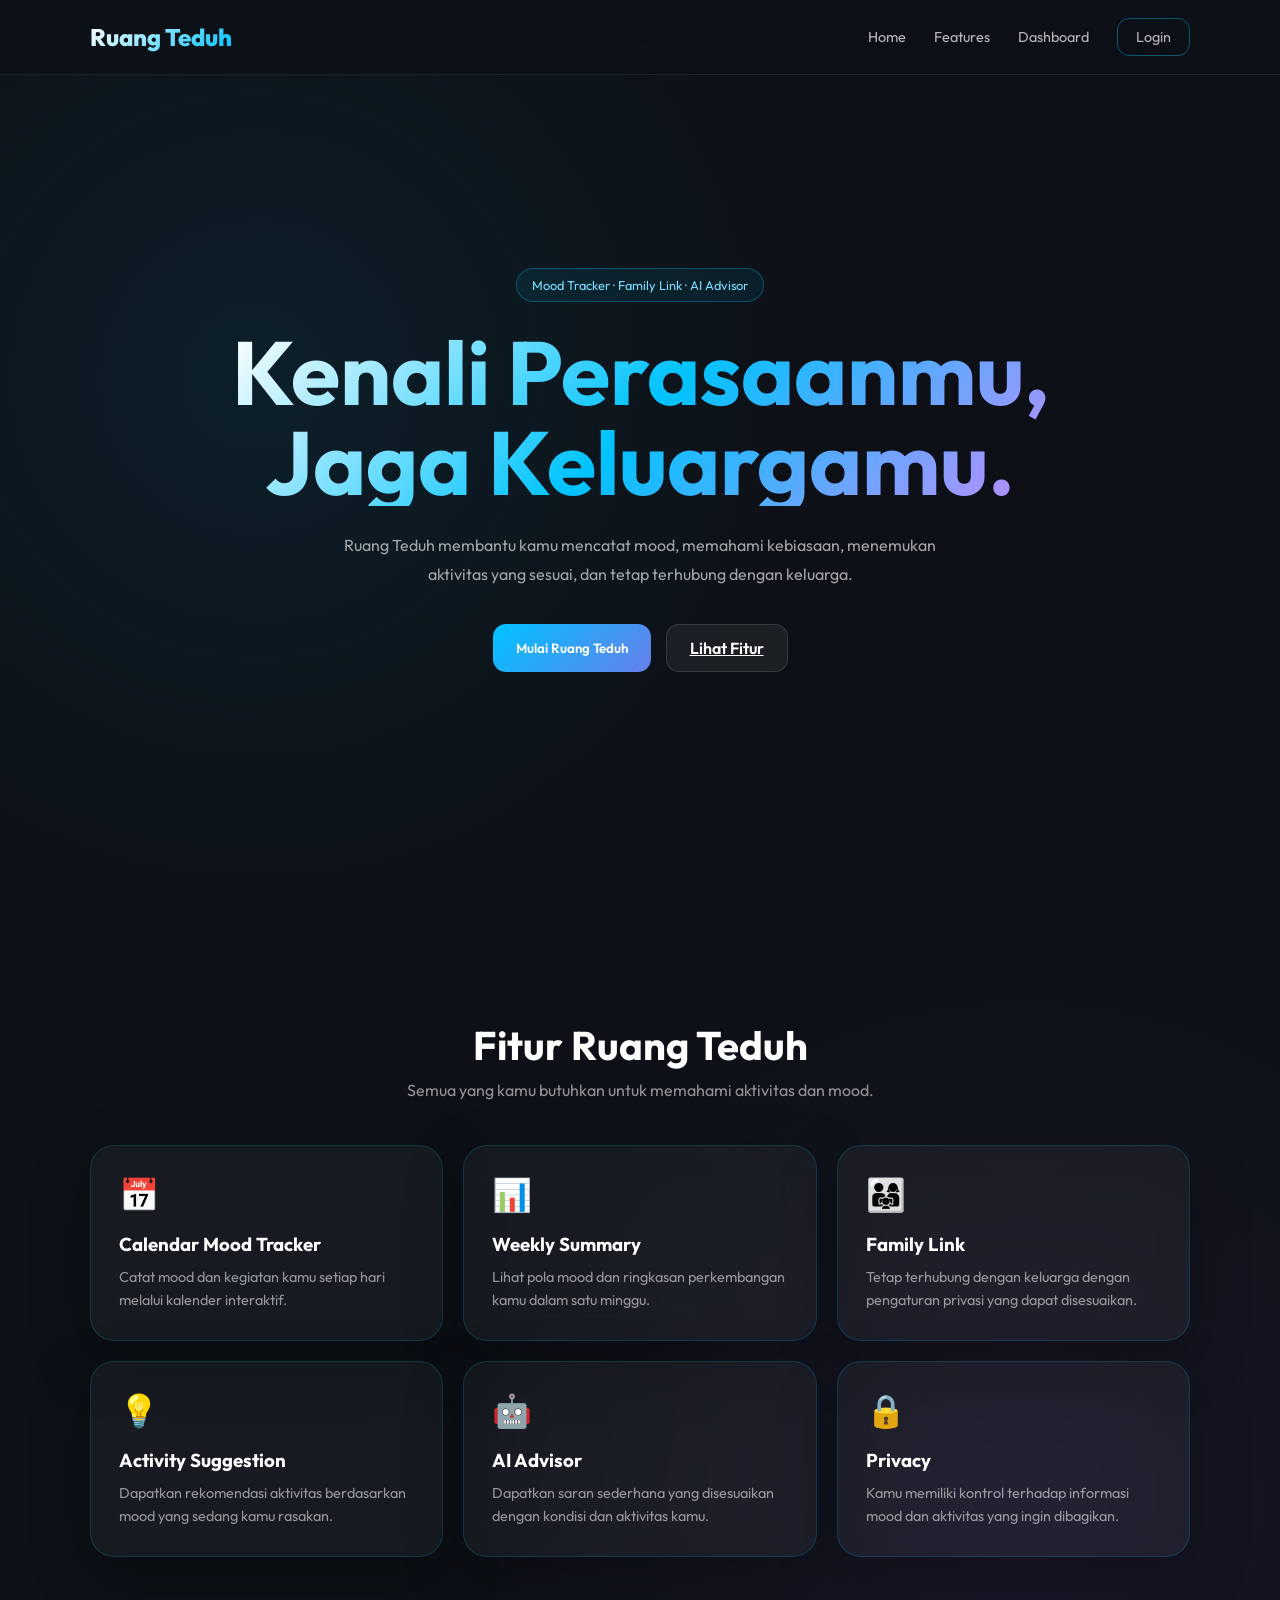
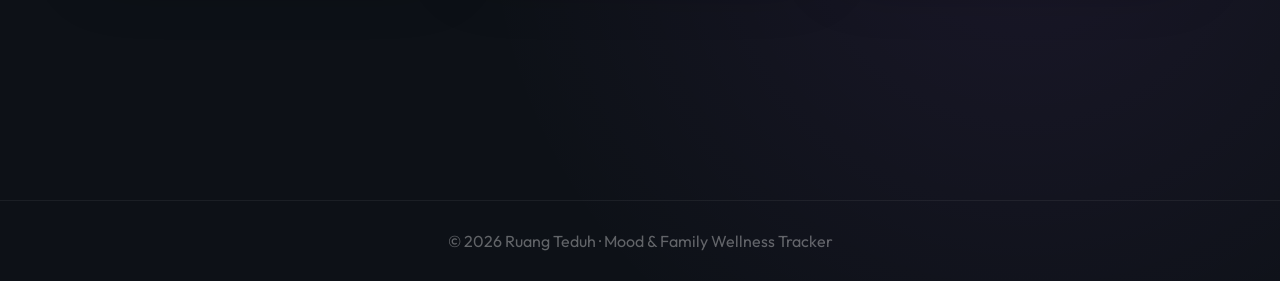
<file: index.html>
<!DOCTYPE html>
<html lang="id">

<head>
    <meta charset="UTF-8">
    <meta name="viewport" content="width=device-width, initial-scale=1.0">

    <title>Ruang Teduh – Mood & Family Wellness</title>
    <meta name="description" content="Ruang Teduh – Your personal mood and activity tracker.">

    <link rel="preconnect" href="https://fonts.googleapis.com">
    <link rel="preconnect" href="https://fonts.gstatic.com" crossorigin>

    <link
        href="https://fonts.googleapis.com/css2?family=Outfit:wght@300;400;500;600;700;800&family=Caveat:wght@400;500;600;700&display=swap"
        rel="stylesheet">

    <style>
        * {
            margin: 0;
            padding: 0;
            box-sizing: border-box;
        }

        html {
            scroll-behavior: smooth;
        }

        body {
            font-family: 'Outfit', sans-serif;
            background:
                radial-gradient(circle at 20% 20%, rgba(0, 195, 255, .08), transparent 30%),
                radial-gradient(circle at 80% 80%, rgba(180, 100, 255, .08), transparent 30%),
                #0d1117;
            color: white;
            min-height: 100vh;
        }

        button,
        input,
        textarea,
        select {
            font-family: inherit;
        }

        button {
            cursor: pointer;
        }

        .navbar {
            position: fixed;
            top: 0;
            left: 0;
            right: 0;
            z-index: 1000;

            display: flex;
            align-items: center;
            justify-content: space-between;

            padding: 18px 7%;

            background: rgba(13, 17, 23, .75);
            backdrop-filter: blur(18px);
            border-bottom: 1px solid rgba(255, 255, 255, .08);
        }

        .logo {
            font-size: 1.5rem;
            font-weight: 800;
            background: linear-gradient(135deg, white, #00c3ff);
            -webkit-background-clip: text;
            -webkit-text-fill-color: transparent;
        }

        .nav-links {
            display: flex;
            gap: 28px;
            align-items: center;
        }

        .nav-links a {
            color: rgba(255, 255, 255, .7);
            text-decoration: none;
            font-size: .9rem;
            transition: .25s;
        }

        .nav-links a:hover {
            color: #00c3ff;
        }

        .nav-login {
            border: 1px solid rgba(0, 195, 255, .4);
            padding: 9px 18px;
            border-radius: 12px;
        }

        .section {
            min-height: 100vh;
            padding: 120px 7% 80px;
        }

        .section-title {
            text-align: center;
            margin-bottom: 45px;
        }

        .section-title h2 {
            font-size: 2.5rem;
            margin-bottom: 10px;
        }

        .section-title p {
            color: rgba(255, 255, 255, .55);
        }

        .glass {
            background: rgba(255, 255, 255, .045);
            border: 1px solid rgba(0, 195, 255, .18);
            border-radius: 24px;
            backdrop-filter: blur(18px);
            box-shadow: 0 20px 60px rgba(0, 0, 0, .3);
        }

        #home {
            display: flex;
            align-items: center;
            justify-content: center;
            text-align: center;
        }

        .hero {
            max-width: 850px;
        }

        .badge {
            display: inline-block;
            padding: 8px 15px;
            border-radius: 30px;
            border: 1px solid rgba(0, 195, 255, .3);
            color: #7bdfff;
            background: rgba(0, 195, 255, .08);
            font-size: .8rem;
            margin-bottom: 25px;
        }

        .hero h1 {
            font-size: clamp(3rem, 7vw, 6rem);
            line-height: 1;
            margin-bottom: 25px;

            background: linear-gradient(135deg, #fff, #00c3ff, #c38cff);
            -webkit-background-clip: text;
            -webkit-text-fill-color: transparent;
        }

        .hero p {
            max-width: 650px;
            margin: auto;
            color: rgba(255, 255, 255, .62);
            line-height: 1.8;
        }

        .hero-buttons {
            margin-top: 35px;
            display: flex;
            justify-content: center;
            gap: 15px;
            flex-wrap: wrap;
        }

        .btn {
            border: none;
            padding: 13px 23px;
            border-radius: 13px;
            font-weight: 600;
            transition: .25s;
        }

        .btn-primary {
            background: linear-gradient(135deg, #00c3ff, #667eea);
            color: white;
        }

        .btn-secondary {
            background: rgba(255, 255, 255, .06);
            border: 1px solid rgba(255, 255, 255, .12);
            color: white;
        }

        .btn:hover {
            transform: translateY(-3px);
        }

        .feature-grid {
            display: grid;
            grid-template-columns: repeat(3, 1fr);
            gap: 20px;
            max-width: 1100px;
            margin: auto;
        }

        .feature-card {
            padding: 28px;
        }

        .feature-icon {
            font-size: 2rem;
            margin-bottom: 18px;
        }

        .feature-card h3 {
            margin-bottom: 10px;
        }

        .feature-card p {
            color: rgba(255, 255, 255, .55);
            line-height: 1.6;
            font-size: .9rem;
        }

        #dashboard {
            display: none;
        }

        .dashboard-container {
            max-width: 1100px;
            margin: auto;
        }

        .dashboard-header {
            margin-bottom: 30px;
        }

        .dashboard-header h1 {
            font-size: 2.5rem;
        }

        .dashboard-header p {
            color: rgba(255, 255, 255, .55);
            margin-top: 5px;
        }

        .dashboard-grid {
            display: grid;
            grid-template-columns: repeat(3, 1fr);
            gap: 22px;
        }

        .dashboard-card {
            min-height: 260px;
            padding: 30px;
            display: flex;
            flex-direction: column;
            justify-content: space-between;
            transition: .3s;
        }

        .dashboard-card:hover {
            transform: translateY(-5px);
            border-color: rgba(0, 195, 255, .5);
        }

        .dashboard-icon {
            font-size: 2.5rem;
        }

        .dashboard-card h3 {
            font-size: 1.35rem;
            margin: 15px 0 7px;
        }

        .dashboard-card p {
            color: rgba(255, 255, 255, .5);
            font-size: .9rem;
        }

        .open-btn {
            margin-top: 20px;
            padding: 10px 15px;
            border-radius: 10px;
            border: 1px solid rgba(0, 195, 255, .25);
            background: rgba(0, 195, 255, .08);
            color: #8de5ff;
        }

        #calendar-section {
            display: none;
        }

        .calendar-wrapper {
            max-width: 950px;
            margin: auto;
        }

        .calendar-top {
            display: flex;
            justify-content: space-between;
            align-items: center;
            margin-bottom: 20px;
            gap: 15px;
            flex-wrap: wrap;
        }

        .month-controls {
            display: flex;
            align-items: center;
            gap: 15px;
        }

        .month-controls button {
            width: 40px;
            height: 40px;
            border-radius: 10px;
            border: 1px solid rgba(255, 255, 255, .1);
            background: rgba(255, 255, 255, .05);
            color: white;
        }

        .calendar-card {
            padding: 25px;
        }

        .weekdays,
        .calendar-grid {
            display: grid;
            grid-template-columns: repeat(7, 1fr);
            gap: 7px;
        }

        .weekday {
            text-align: center;
            color: rgba(255, 255, 255, .4);
            font-size: .8rem;
            padding: 10px 0;
        }

        .day {
            min-height: 90px;
            border-radius: 12px;
            background: rgba(255, 255, 255, .035);
            border: 1px solid rgba(255, 255, 255, .06);
            padding: 9px;
            cursor: pointer;
            transition: .2s;
        }

        .day:hover {
            border-color: rgba(0, 195, 255, .5);
        }

        .day-number {
            font-size: .8rem;
            color: rgba(255, 255, 255, .6);
        }

        .day.today {
            border-color: #00c3ff;
        }

        .mood-emoji {
            font-size: 1.5rem;
            display: block;
            text-align: center;
            margin-top: 12px;
        }

        #summary-section {
            display: none;
        }

        .summary-container {
            max-width: 1000px;
            margin: auto;
        }

        .stats-grid {
            display: grid;
            grid-template-columns: repeat(3, 1fr);
            gap: 18px;
            margin-bottom: 25px;
        }

        .stat-card {
            padding: 25px;
        }

        .stat-card span {
            color: rgba(255, 255, 255, .45);
            font-size: .8rem;
        }

        .stat-card h3 {
            margin-top: 8px;
            font-size: 1.6rem;
        }

        .summary-card {
            padding: 30px;
            margin-bottom: 20px;
        }

        .mood-chips {
            display: flex;
            gap: 10px;
            flex-wrap: wrap;
            margin-top: 20px;
        }

        .mood-chip {
            padding: 9px 14px;
            border-radius: 20px;
            background: rgba(255, 255, 255, .06);
            font-size: .85rem;
        }

        .activity-list {
            display: grid;
            gap: 12px;
            margin-top: 20px;
        }

        .activity {
            padding: 16px;
            border-radius: 14px;
            background: rgba(255, 255, 255, .04);
            border: 1px solid rgba(255, 255, 255, .06);
        }

        #family-section {
            display: none;
        }

        .family-container {
            max-width: 1000px;
            margin: auto;
        }

        .family-grid {
            display: grid;
            grid-template-columns: repeat(3, 1fr);
            gap: 18px;
        }

        .family-card {
            padding: 25px;
        }

        .avatar {
            width: 55px;
            height: 55px;
            border-radius: 50%;
            background: linear-gradient(135deg, #667eea, #00c3ff);
            display: flex;
            align-items: center;
            justify-content: center;
            font-size: 1.5rem;
            margin-bottom: 15px;
        }

        .online {
            color: #70e6a4;
            font-size: .8rem;
        }

        .modal {
            position: fixed;
            inset: 0;
            background: rgba(0, 0, 0, .7);
            display: none;
            align-items: center;
            justify-content: center;
            z-index: 2000;
            padding: 20px;
        }

        .modal.active {
            display: flex;
        }

        .modal-content {
            width: min(450px, 100%);
            padding: 30px;
            background: #151b24;
            border: 1px solid rgba(0, 195, 255, .25);
            border-radius: 22px;
        }

        .modal-content h2 {
            margin-bottom: 20px;
        }

        .mood-options {
            display: grid;
            grid-template-columns: repeat(4, 1fr);
            gap: 10px;
        }

        .mood-btn {
            padding: 15px 5px;
            border-radius: 12px;
            border: 1px solid rgba(255, 255, 255, .08);
            background: rgba(255, 255, 255, .05);
            color: white;
            font-size: 1.5rem;
        }

        .mood-btn:hover {
            border-color: #00c3ff;
        }

        .input-group {
            margin-top: 20px;
        }

        .input-group label {
            display: block;
            margin-bottom: 7px;
            color: rgba(255, 255, 255, .65);
            font-size: .85rem;
        }

        .input-group textarea,
        .input-group input {
            width: 100%;
            padding: 12px;
            border-radius: 10px;
            border: 1px solid rgba(255, 255, 255, .1);
            background: rgba(255, 255, 255, .05);
            color: white;
            outline: none;
        }

        .modal-actions {
            display: flex;
            justify-content: flex-end;
            gap: 10px;
            margin-top: 20px;
        }

        footer {
            padding: 30px 7%;
            text-align: center;
            color: rgba(255, 255, 255, .35);
            border-top: 1px solid rgba(255, 255, 255, .06);
        }

        @media (max-width: 800px) {

            .nav-links {
                display: none;
            }

            .feature-grid,
            .dashboard-grid,
            .stats-grid,
            .family-grid {
                grid-template-columns: 1fr;
            }

            .section {
                padding-left: 5%;
                padding-right: 5%;
            }

            .calendar-card {
                padding: 12px;
            }

            .day {
                min-height: 65px;
            }

            .mood-emoji {
                font-size: 1.2rem;
            }
        }

        @media (max-width: 500px) {

            .hero h1 {
                font-size: 3rem;
            }

            .section-title h2 {
                font-size: 2rem;
            }

            .weekdays,
            .calendar-grid {
                gap: 3px;
            }

            .day {
                min-height: 55px;
                padding: 5px;
            }
        }
    </style>
</head>

<body>

    <nav class="navbar">

        <div class="logo">Ruang Teduh</div>

        <div class="nav-links">

            <a href="#home" onclick="showSection('home')">Home</a>

            <a href="#features" onclick="showSection('features')">
                Features
            </a>

            <a href="#dashboard" onclick="openDashboard()">
                Dashboard
            </a>

            <a href="login.html" class="nav-login">
                Login
            </a>

        </div>

    </nav>


    
    <section id="home" class="section">

        <div class="hero">

            <div class="badge">
                Mood Tracker · Family Link · AI Advisor
            </div>

            <h1>
                Kenali Perasaanmu,<br>
                Jaga Keluargamu.
            </h1>

            <p>
                Ruang Teduh membantu kamu mencatat mood,
                memahami kebiasaan, menemukan aktivitas yang sesuai,
                dan tetap terhubung dengan keluarga.
            </p>

            <div class="hero-buttons">

                <button class="btn btn-primary" onclick="openDashboard()">
                    Mulai Ruang Teduh
                </button>

                <a href="#features" class="btn btn-secondary">
                    Lihat Fitur
                </a>

            </div>

        </div>

    </section>

    <section id="features" class="section">

        <div class="section-title">

            <h2>Fitur Ruang Teduh</h2>

            <p>
                Semua yang kamu butuhkan untuk memahami aktivitas dan mood.
            </p>

        </div>


        <div class="feature-grid">

            <div class="feature-card glass">

                <div class="feature-icon">📅</div>

                <h3>Calendar Mood Tracker</h3>

                <p>
                    Catat mood dan kegiatan kamu setiap hari
                    melalui kalender interaktif.
                </p>

            </div>


            <div class="feature-card glass">

                <div class="feature-icon">📊</div>

                <h3>Weekly Summary</h3>

                <p>
                    Lihat pola mood dan ringkasan perkembangan
                    kamu dalam satu minggu.
                </p>

            </div>


            <div class="feature-card glass">

                <div class="feature-icon">👨‍👩‍👧</div>

                <h3>Family Link</h3>

                <p>
                    Tetap terhubung dengan keluarga dengan
                    pengaturan privasi yang dapat disesuaikan.
                </p>

            </div>


            <div class="feature-card glass">

                <div class="feature-icon">💡</div>

                <h3>Activity Suggestion</h3>

                <p>
                    Dapatkan rekomendasi aktivitas berdasarkan
                    mood yang sedang kamu rasakan.
                </p>

            </div>


            <div class="feature-card glass">

                <div class="feature-icon">🤖</div>

                <h3>AI Advisor</h3>

                <p>
                    Dapatkan saran sederhana yang disesuaikan
                    dengan kondisi dan aktivitas kamu.
                </p>

            </div>


            <div class="feature-card glass">

                <div class="feature-icon">🔒</div>

                <h3>Privacy</h3>

                <p>
                    Kamu memiliki kontrol terhadap informasi
                    mood dan aktivitas yang ingin dibagikan.
                </p>

            </div>

        </div>

    </section>

    <section id="dashboard" class="section">

        <div class="dashboard-container">

            <div class="dashboard-header">

                <h1 id="welcome-name">
                    Welcome to Ruang Teduh 👋
                </h1>

                <p>
                    Your personal mood and activity dashboard.
                </p>

            </div>


            <div class="dashboard-grid">

                <!-- Calendar -->

                <div class="dashboard-card glass">

                    <div>

                        <div class="dashboard-icon">📅</div>

                        <h3>Calendar</h3>

                        <p>
                            Track your daily mood and events.
                        </p>

                    </div>

                    <button class="open-btn" onclick="openSection('calendar-section')">
                        Open Calendar →
                    </button>

                </div>


                <!-- Activity -->

                <div class="dashboard-card glass">

                    <div>

                        <div class="dashboard-icon">💡</div>

                        <h3>Activity Suggestion</h3>

                        <p>
                            Find activities based on your mood.
                        </p>

                    </div>

                    <button class="open-btn" onclick="openSection('summary-section')">
                        View Suggestions →
                    </button>

                </div>


                <!-- Family -->

                <div class="dashboard-card glass">

                    <div>

                        <div class="dashboard-icon">👨‍👩‍👧</div>

                        <h3>Family Link</h3>

                        <p>
                            Stay connected with your family.
                        </p>

                    </div>

                    <button class="open-btn" onclick="openSection('family-section')">
                        Open Family Link →
                    </button>

                </div>

            </div>

        </div>

    </section>

    <section id="calendar-section" class="section">

        <div class="calendar-wrapper">

            <div class="section-title">

                <h2>📅 Calendar</h2>

                <p>
                    How are you feeling today?
                </p>

            </div>


            <div class="calendar-top">

                <button class="btn btn-secondary" onclick="openDashboard()">
                    ← Dashboard
                </button>


                <div class="month-controls">

                    <button onclick="changeMonth(-1)">
                        ‹
                    </button>

                    <h3 id="month-title"></h3>

                    <button onclick="changeMonth(1)">
                        ›
                    </button>

                </div>

            </div>


            <div class="calendar-card glass">

                <div class="weekdays">

                    <div class="weekday">Sun</div>
                    <div class="weekday">Mon</div>
                    <div class="weekday">Tue</div>
                    <div class="weekday">Wed</div>
                    <div class="weekday">Thu</div>
                    <div class="weekday">Fri</div>
                    <div class="weekday">Sat</div>

                </div>


                <div id="calendar-grid" class="calendar-grid"></div>

            </div>

        </div>

    </section>

    <section id="summary-section" class="section">

        <div class="summary-container">

            <div class="section-title">

                <h2>💡 Activity Suggestion</h2>

                <p>
                    Your mood summary and recommended activities.
                </p>

            </div>


            <div class="stats-grid">

                <div class="stat-card glass">

                    <span>Dominant Mood</span>

                    <h3 id="dominant-mood">
                        —
                    </h3>

                </div>


                <div class="stat-card glass">

                    <span>Positivity Index</span>

                    <h3 id="positivity">
                        0%
                    </h3>

                </div>


                <div class="stat-card glass">

                    <span>Logged Moods</span>

                    <h3 id="logged-count">
                        0
                    </h3>

                </div>

            </div>


            <div class="summary-card glass">

                <h3>Weekly Mood Conclusion</h3>

                <p id="summary-text"
                    style="color:rgba(255,255,255,.55);margin-top:12px;line-height:1.7;">
                    Belum ada data mood.
                </p>

                <div id="mood-chips" class="mood-chips"></div>

            </div>


            <div class="summary-card glass">

                <h3>Recommended Activities</h3>

                <div class="activity-list">

                    <div class="activity">
                        🌿 Jalan santai atau menikmati udara luar.
                    </div>

                    <div class="activity">
                        🎨 Coba kegiatan kreatif seperti menggambar atau membuat sesuatu.
                    </div>

                    <div class="activity">
                        🎧 Dengarkan musik yang kamu sukai.
                    </div>

                    <div class="activity">
                        ☕ Luangkan waktu untuk istirahat dan melakukan aktivitas ringan.
                    </div>

                </div>

            </div>


            <button class="btn btn-secondary"
                onclick="openDashboard()">
                ← Back to Dashboard
            </button>

        </div>

    </section>

    <section id="family-section" class="section">

        <div class="family-container">

            <div class="section-title">

                <h2>👨‍👩‍👧 Family Link</h2>

                <p>
                    Stay connected while respecting everyone's privacy.
                </p>

            </div>


            <div class="family-grid">

                <div class="family-card glass">

                    <div class="avatar">👩</div>

                    <h3 id="family-user-name">
                        Kamu
                    </h3>

                    <p style="color:rgba(255,255,255,.5);margin:7px 0;">
                        Pengguna
                    </p>

                    <span class="online">
                        ● Online
                    </span>

                </div>


                <div class="family-card glass">

                    <div class="avatar">👩</div>

                    <h3>
                        Ibu Sari
                    </h3>

                    <p style="color:rgba(255,255,255,.5);margin:7px 0;">
                        Parent
                    </p>

                    <span class="online">
                        ● Online
                    </span>

                </div>


                <div class="family-card glass">

                    <div class="avatar">👦</div>

                    <h3>
                        Adik Dino
                    </h3>

                    <p style="color:rgba(255,255,255,.5);margin:7px 0;">
                        Child
                    </p>

                    <span style="color:#f2c76e;font-size:.8rem;">
                        ● Away
                    </span>

                </div>

            </div>


            <div style="margin-top:25px;text-align:center;">

                <button class="btn btn-primary"
                    onclick="alert('Fitur invite family akan dikembangkan pada tahap berikutnya.')">
                    + Invite Family Member
                </button>

            </div>


            <div style="margin-top:25px;">

                <button class="btn btn-secondary"
                    onclick="openDashboard()">
                    ← Back to Dashboard
                </button>

            </div>

        </div>

    </section>

    <div id="mood-modal" class="modal">

        <div class="modal-content">

            <h2>
                How are you feeling?
            </h2>

            <div class="mood-options">

                <button class="mood-btn"
                    onclick="selectMood('happy','😊')">
                    😊
                </button>

                <button class="mood-btn"
                    onclick="selectMood('excited','🤩')">
                    🤩
                </button>

                <button class="mood-btn"
                    onclick="selectMood('calm','😌')">
                    😌
                </button>

                <button class="mood-btn"
                    onclick="selectMood('neutral','😐')">
                    😐
                </button>

                <button class="mood-btn"
                    onclick="selectMood('tired','😴')">
                    😴
                </button>

                <button class="mood-btn"
                    onclick="selectMood('sad','😢')">
                    😢
                </button>

                <button class="mood-btn"
                    onclick="selectMood('anxious','😰')">
                    😰
                </button>

                <button class="mood-btn"
                    onclick="selectMood('angry','😠')">
                    😠
                </button>

            </div>


            <div class="input-group">

                <label>
                    What happened today?
                </label>

                <textarea
                    id="mood-description"
                    rows="3"
                    placeholder="Ceritakan sedikit tentang harimu..."></textarea>

            </div>


            <div class="input-group">

                <label>
                    Event / Activity
                </label>

                <input
                    type="text"
                    id="event-input"
                    placeholder="Contoh: belajar, latihan teater...">

            </div>


            <div class="modal-actions">

                <button
                    class="btn btn-secondary"
                    onclick="closeMoodModal()">
                    Cancel
                </button>

                <button
                    class="btn btn-primary"
                    onclick="saveMood()">
                    Save Mood
                </button>

            </div>

        </div>

    </div>

    <footer>
        © 2026 Ruang Teduh · Mood & Family Wellness Tracker
    </footer>


    <script>

        const sections = [
            'home',
            'features',
            'dashboard',
            'calendar-section',
            'summary-section',
            'family-section'
        ];


        function hideAppSections() {

            document.getElementById('dashboard').style.display = 'none';
            document.getElementById('calendar-section').style.display = 'none';
            document.getElementById('summary-section').style.display = 'none';
            document.getElementById('family-section').style.display = 'none';

        }


        function showSection(id) {

            hideAppSections();

            const section = document.getElementById(id);

            if (section) {

                section.style.display = id === 'home'
                    ? 'flex'
                    : 'block';

                section.scrollIntoView({
                    behavior: 'smooth'
                });

            }

        }


        function openDashboard() {

            hideAppSections();

            const dashboard = document.getElementById('dashboard');

            dashboard.style.display = 'block';

            dashboard.scrollIntoView({
                behavior: 'smooth'
            });

            loadUser();

        }


        function openSection(id) {

            hideAppSections();

            const section = document.getElementById(id);

            section.style.display = 'block';

            section.scrollIntoView({
                behavior: 'smooth'
            });


            if (id === 'calendar-section') {
                renderCalendar();
            }

            if (id === 'summary-section') {
                updateSummary();
            }

        }

        function loadUser() {

            const user =
                JSON.parse(
                    localStorage.getItem('primafest-current-user')
                );

            if (user) {

                document.getElementById('welcome-name').textContent =
                    `Welcome, ${user.name} 👋`;

                document.getElementById('family-user-name').textContent =
                    user.name;

            }

        }

        let currentDate = new Date();

        let selectedDate = null;

        let selectedMood = null;


        const moods = {
            happy: '😊',
            excited: '🤩',
            calm: '😌',
            neutral: '😐',
            tired: '😴',
            sad: '😢',
            anxious: '😰',
            angry: '😠'
        };


        function getMoods() {

            return JSON.parse(
                localStorage.getItem('ruang-teduh-moods') || '{}'
            );

        }


        function getEvents() {

            return JSON.parse(
                localStorage.getItem('ruang-teduh-events') || '{}'
            );

        }


        function renderCalendar() {

            const year = currentDate.getFullYear();

            const month = currentDate.getMonth();

            const firstDay =
                new Date(year, month, 1).getDay();

            const daysInMonth =
                new Date(year, month + 1, 0).getDate();


            const grid =
                document.getElementById('calendar-grid');

            grid.innerHTML = '';


            document.getElementById('month-title').textContent =
                new Date(year, month).toLocaleDateString(
                    'en-US',
                    {
                        month: 'long',
                        year: 'numeric'
                    }
                );


            const moodData = getMoods();


            for (let i = 0; i < firstDay; i++) {

                const empty = document.createElement('div');

                grid.appendChild(empty);

            }


            for (let day = 1; day <= daysInMonth; day++) {

                const cell =
                    document.createElement('div');

                cell.className = 'day';

                const dateKey =
                    `${year}-${String(month + 1).padStart(2, '0')}-${String(day).padStart(2, '0')}`;


                const today = new Date();


                if (
                    day === today.getDate() &&
                    month === today.getMonth() &&
                    year === today.getFullYear()
                ) {

                    cell.classList.add('today');

                }


                const number =
                    document.createElement('div');

                number.className = 'day-number';

                number.textContent = day;

                cell.appendChild(number);


                if (moodData[dateKey]) {

                    const emoji =
                        document.createElement('span');

                    emoji.className = 'mood-emoji';

                    emoji.textContent =
                        moodData[dateKey].emoji;

                    cell.appendChild(emoji);

                }


                cell.addEventListener(
                    'click',
                    () => openMoodModal(dateKey)
                );


                grid.appendChild(cell);

            }

        }


        function changeMonth(direction) {

            currentDate.setMonth(
                currentDate.getMonth() + direction
            );

            renderCalendar();

        }

        function openMoodModal(date) {

            selectedDate = date;

            selectedMood = null;

            document.getElementById(
                'mood-description'
            ).value = '';

            document.getElementById(
                'event-input'
            ).value = '';

            document
                .getElementById('mood-modal')
                .classList.add('active');

        }


        function closeMoodModal() {

            document
                .getElementById('mood-modal')
                .classList.remove('active');

        }


        function selectMood(name, emoji) {

            selectedMood = {
                name: name,
                emoji: emoji
            };

        }


        function saveMood() {

            if (!selectedMood) {

                alert('Pilih mood terlebih dahulu ya!');

                return;

            }


            const moodsData = getMoods();

            const eventsData = getEvents();


            moodsData[selectedDate] = {

                mood: selectedMood.name,

                emoji: selectedMood.emoji,

                description:
                    document.getElementById(
                        'mood-description'
                    ).value,

                createdAt:
                    new Date().toISOString()

            };


            const event =
                document.getElementById(
                    'event-input'
                ).value.trim();


            if (event) {

                eventsData[selectedDate] = event;

            }


            localStorage.setItem(
                'ruang-teduh-moods',
                JSON.stringify(moodsData)
            );


            localStorage.setItem(
                'ruang-teduh-events',
                JSON.stringify(eventsData)
            );


            closeMoodModal();

            renderCalendar();

            alert('Mood berhasil disimpan! 💙');

        }

        function updateSummary() {

            const data = getMoods();

            const entries =
                Object.values(data);


            document.getElementById(
                'logged-count'
            ).textContent = entries.length;


            if (entries.length === 0) {

                document.getElementById(
                    'dominant-mood'
                ).textContent = '—';

                document.getElementById(
                    'positivity'
                ).textContent = '0%';

                document.getElementById(
                    'summary-text'
                ).textContent =
                    'Belum ada data mood. Yuk mulai mencatat mood kamu di Calendar!';

                document.getElementById(
                    'mood-chips'
                ).innerHTML = '';

                return;

            }


            const counts = {};

            entries.forEach(item => {

                counts[item.mood] =
                    (counts[item.mood] || 0) + 1;

            });


            let dominant = null;

            let highest = 0;


            Object.entries(counts).forEach(
                ([mood, count]) => {

                    if (count > highest) {

                        highest = count;

                        dominant = mood;

                    }

                }
            );


            const positiveMoods = [
                'happy',
                'excited',
                'calm'
            ];


            const positiveCount =
                entries.filter(
                    item =>
                        positiveMoods.includes(item.mood)
                ).length;


            const positivity =
                Math.round(
                    (positiveCount / entries.length) * 100
                );


            document.getElementById(
                'dominant-mood'
            ).textContent =
                `${moods[dominant] || ''} ${dominant}`;


            document.getElementById(
                'positivity'
            ).textContent =
                `${positivity}%`;


            document.getElementById(
                'summary-text'
            ).textContent =
                `Mood yang paling sering kamu catat adalah ${dominant}. Kamu sudah mencatat mood sebanyak ${entries.length} kali. Tetap kenali dan dengarkan perasaanmu setiap hari. 💙`;


            const chips =
                document.getElementById(
                    'mood-chips'
                );


            chips.innerHTML = '';


            Object.entries(counts).forEach(
                ([mood, count]) => {

                    const chip =
                        document.createElement('div');

                    chip.className = 'mood-chip';

                    chip.textContent =
                        `${moods[mood] || ''} ${mood} · ${count}`;

                    chips.appendChild(chip);

                }
            );

        }

        renderCalendar();

        loadUser();


        /* Close modal when clicking outside */

        document
            .getElementById('mood-modal')
            .addEventListener(
                'click',
                function (event) {

                    if (event.target === this) {

                        closeMoodModal();

                    }

                }
            );

    </script>

</body>

</html>
</file>
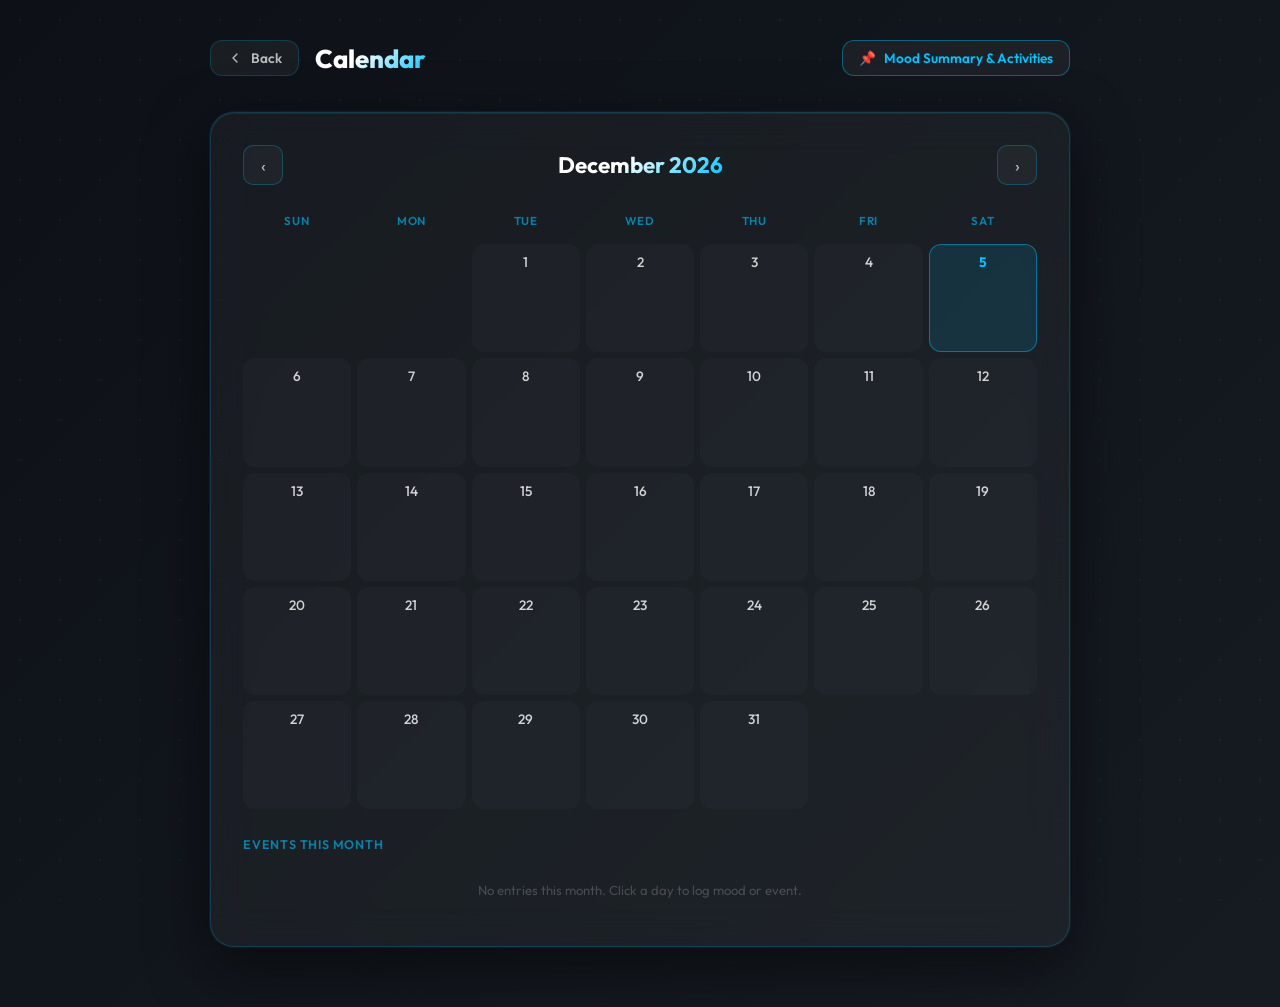
<file: Ruang_Teduh/calendar.html>
<!DOCTYPE html>
<html lang="en">

<head>
    <meta charset="UTF-8">
    <meta name="viewport" content="width=device-width, initial-scale=1.0">
    <title>Primafest – Calendar</title>
    <meta name="description" content="Primafest Calendar – View and manage your events.">
    <link rel="preconnect" href="https://fonts.googleapis.com">
    <link rel="preconnect" href="https://fonts.gstatic.com" crossorigin>
    <link href="https://fonts.googleapis.com/css2?family=Outfit:wght@300;400;600;700;800&display=swap" rel="stylesheet">
    <style>
        *,
        *::before,
        *::after {
            margin: 0;
            padding: 0;
            box-sizing: border-box;
        }

        body {
            min-height: 100vh;
            background: linear-gradient(135deg, #0d1117, #161b22);
            font-family: 'Outfit', sans-serif;
            color: #fff;
            display: flex;
            flex-direction: column;
            align-items: center;
            padding: 40px 20px 60px;
        }

        body::before {
            content: '';
            position: fixed;
            inset: 0;
            background-image: radial-gradient(circle, rgba(0, 195, 255, 0.08) 1px, transparent 1px);
            background-size: 40px 40px;
            pointer-events: none;
            z-index: 0;
        }

        /* HEADER */
        .page-header {
            position: relative;
            z-index: 1;
            width: 100%;
            max-width: 860px;
            display: flex;
            align-items: center;
            gap: 16px;
            margin-bottom: 36px;
        }

        .back-btn {
            display: flex;
            align-items: center;
            gap: 8px;
            background: rgba(255, 255, 255, 0.05);
            border: 1px solid rgba(0, 195, 255, 0.2);
            border-radius: 12px;
            color: rgba(255, 255, 255, 0.7);
            font-family: 'Outfit', sans-serif;
            font-size: 0.85rem;
            font-weight: 600;
            padding: 8px 16px;
            cursor: pointer;
            text-decoration: none;
            transition: all 0.25s ease;
            backdrop-filter: blur(10px);
        }

        .back-btn:hover {
            border-color: rgba(0, 195, 255, 0.5);
            color: #00c3ff;
            background: rgba(0, 195, 255, 0.08);
        }

        .back-btn svg {
            width: 16px;
            height: 16px;
        }

        .page-title {
            font-size: 1.6rem;
            font-weight: 800;
            background: linear-gradient(135deg, #ffffff 40%, #00c3ff);
            -webkit-background-clip: text;
            -webkit-text-fill-color: transparent;
            background-clip: text;
        }

        /* CALENDAR CARD */
        .calendar-card {
            position: relative;
            z-index: 1;
            width: 100%;
            max-width: 860px;
            background: rgba(255, 255, 255, 0.04);
            border: 1px solid rgba(0, 195, 255, 0.2);
            border-radius: 24px;
            backdrop-filter: blur(20px);
            -webkit-backdrop-filter: blur(20px);
            box-shadow:
                0 0 0 1px rgba(0, 195, 255, 0.08),
                0 20px 60px rgba(0, 0, 0, 0.5),
                inset 0 1px 0 rgba(255, 255, 255, 0.06);
            padding: 32px;
        }

        /* MONTH NAV */
        .month-nav {
            display: flex;
            align-items: center;
            justify-content: space-between;
            margin-bottom: 28px;
        }

        .month-label {
            font-size: 1.4rem;
            font-weight: 700;
            background: linear-gradient(135deg, #ffffff 40%, #00c3ff);
            -webkit-background-clip: text;
            -webkit-text-fill-color: transparent;
            background-clip: text;
        }

        .nav-btn {
            width: 40px;
            height: 40px;
            border-radius: 10px;
            border: 1px solid rgba(0, 195, 255, 0.25);
            background: rgba(255, 255, 255, 0.04);
            color: rgba(255, 255, 255, 0.7);
            cursor: pointer;
            display: flex;
            align-items: center;
            justify-content: center;
            font-size: 1.1rem;
            transition: all 0.2s ease;
            font-family: 'Outfit', sans-serif;
        }

        .nav-btn:hover {
            border-color: rgba(0, 195, 255, 0.5);
            background: rgba(0, 195, 255, 0.1);
            color: #00c3ff;
        }

        /* GRID */
        .day-labels {
            display: grid;
            grid-template-columns: repeat(7, 1fr);
            gap: 6px;
            margin-bottom: 8px;
        }

        .day-label {
            text-align: center;
            font-size: 0.72rem;
            font-weight: 600;
            color: rgba(0, 195, 255, 0.6);
            letter-spacing: 0.8px;
            text-transform: uppercase;
            padding-bottom: 8px;
        }

        .days-grid {
            display: grid;
            grid-template-columns: repeat(7, 1fr);
            gap: 6px;
        }

        .day-cell {
            aspect-ratio: 1;
            border-radius: 12px;
            display: flex;
            flex-direction: column;
            align-items: center;
            justify-content: flex-start;
            padding: 8px 4px;
            cursor: pointer;
            border: 1px solid transparent;
            background: rgba(255, 255, 255, 0.02);
            transition: all 0.2s ease;
            min-height: 64px;
            position: relative;
        }

        .day-cell:hover {
            background: rgba(0, 195, 255, 0.07);
            border-color: rgba(0, 195, 255, 0.25);
        }

        .day-cell.empty {
            cursor: default;
            background: transparent;
        }

        .day-cell.empty:hover {
            background: transparent;
            border-color: transparent;
        }

        .day-cell.today {
            background: rgba(0, 195, 255, 0.12);
            border-color: rgba(0, 195, 255, 0.45);
        }

        .day-cell.today .day-number {
            color: #00c3ff;
            font-weight: 700;
        }

        .day-cell.has-event::after {
            content: '';
            position: absolute;
            bottom: 6px;
            left: 50%;
            transform: translateX(-50%);
            width: 5px;
            height: 5px;
            border-radius: 50%;
            background: #00c3ff;
            box-shadow: 0 0 6px #00c3ff;
        }

        .day-number {
            font-size: 0.85rem;
            font-weight: 500;
            color: rgba(255, 255, 255, 0.8);
        }

        /* ADD EVENT MODAL */
        .modal-overlay {
            position: fixed;
            inset: 0;
            background: rgba(0, 0, 0, 0.6);
            backdrop-filter: blur(6px);
            z-index: 100;
            display: flex;
            align-items: center;
            justify-content: center;
            opacity: 0;
            pointer-events: none;
            transition: opacity 0.25s ease;
        }

        .modal-overlay.open {
            opacity: 1;
            pointer-events: all;
        }

        .modal {
            background: #161b22;
            border: 1px solid rgba(0, 195, 255, 0.3);
            border-radius: 20px;
            padding: 28px 28px 24px;
            width: 100%;
            max-width: 380px;
            box-shadow: 0 0 60px rgba(0, 195, 255, 0.08), 0 20px 60px rgba(0, 0, 0, 0.6);
            transform: translateY(20px);
            transition: transform 0.25s ease;
        }

        .modal-overlay.open .modal {
            transform: translateY(0);
        }

        .modal-title {
            font-size: 1.1rem;
            font-weight: 700;
            color: #fff;
            margin-bottom: 6px;
        }

        .modal-date {
            font-size: 0.8rem;
            color: rgba(0, 195, 255, 0.7);
            margin-bottom: 20px;
            font-weight: 500;
        }

        .modal-input {
            width: 100%;
            background: rgba(255, 255, 255, 0.05);
            border: 1px solid rgba(0, 195, 255, 0.2);
            border-radius: 10px;
            color: #fff;
            font-family: 'Outfit', sans-serif;
            font-size: 0.95rem;
            padding: 10px 14px;
            outline: none;
            transition: border-color 0.2s ease;
            margin-bottom: 16px;
        }

        .modal-input:focus {
            border-color: rgba(0, 195, 255, 0.55);
        }

        .modal-input::placeholder {
            color: rgba(255, 255, 255, 0.25);
        }

        .modal-actions {
            display: flex;
            gap: 10px;
            justify-content: flex-end;
        }

        .btn {
            font-family: 'Outfit', sans-serif;
            font-size: 0.88rem;
            font-weight: 600;
            padding: 9px 20px;
            border-radius: 10px;
            border: none;
            cursor: pointer;
            transition: all 0.2s ease;
        }

        .btn-cancel {
            background: rgba(255, 255, 255, 0.06);
            color: rgba(255, 255, 255, 0.6);
            border: 1px solid rgba(255, 255, 255, 0.1);
        }

        .btn-cancel:hover {
            background: rgba(255, 255, 255, 0.1);
            color: #fff;
        }

        .btn-save {
            background: linear-gradient(135deg, #00c3ff, #0077ff);
            color: #fff;
            box-shadow: 0 4px 15px rgba(0, 195, 255, 0.3);
        }

        .btn-save:hover {
            box-shadow: 0 4px 25px rgba(0, 195, 255, 0.5);
            transform: translateY(-1px);
        }

        /* EVENTS LIST */
        .events-list {
            margin-top: 28px;
        }

        .events-list-title {
            font-size: 0.78rem;
            font-weight: 600;
            letter-spacing: 0.8px;
            text-transform: uppercase;
            color: rgba(0, 195, 255, 0.6);
            margin-bottom: 14px;
        }

        .event-item {
            display: flex;
            align-items: center;
            justify-content: space-between;
            background: rgba(0, 195, 255, 0.06);
            border: 1px solid rgba(0, 195, 255, 0.15);
            border-radius: 10px;
            padding: 10px 14px;
            margin-bottom: 8px;
            font-size: 0.88rem;
            animation: fadeIn 0.25s ease;
        }

        @keyframes fadeIn {
            from {
                opacity: 0;
                transform: translateY(6px);
            }

            to {
                opacity: 1;
                transform: translateY(0);
            }
        }

        .event-date-badge {
            font-size: 0.72rem;
            font-weight: 600;
            color: #00c3ff;
            background: rgba(0, 195, 255, 0.12);
            border-radius: 6px;
            padding: 2px 8px;
            margin-right: 10px;
            white-space: nowrap;
        }

        .event-text {
            flex: 1;
            color: rgba(255, 255, 255, 0.85);
        }

        .event-delete {
            background: none;
            border: none;
            color: rgba(255, 100, 100, 0.5);
            cursor: pointer;
            font-size: 1rem;
            padding: 0 4px;
            line-height: 1;
            transition: color 0.2s ease;
        }

        .event-delete:hover {
            color: rgba(255, 100, 100, 1);
        }

        .no-events {
            font-size: 0.82rem;
            color: rgba(255, 255, 255, 0.2);
            text-align: center;
            padding: 16px 0;
        }

        /* MOOD PICKER */
        .mood-section-label {
            font-size: 0.7rem;
            font-weight: 600;
            letter-spacing: 0.8px;
            text-transform: uppercase;
            color: rgba(0, 195, 255, 0.6);
            margin-bottom: 8px;
        }

        .mood-picker {
            display: grid;
            grid-template-columns: repeat(4, 1fr);
            gap: 6px;
            margin-bottom: 14px;
        }

        .mood-btn {
            display: flex;
            flex-direction: column;
            align-items: center;
            gap: 3px;
            padding: 8px 4px;
            border-radius: 10px;
            border: 2px solid transparent;
            background: rgba(255, 255, 255, 0.04);
            cursor: pointer;
            transition: all 0.2s ease;
            font-family: 'Outfit', sans-serif;
        }

        .mood-btn:hover {
            background: rgba(255, 255, 255, 0.08);
            border-color: rgba(255, 255, 255, 0.15);
        }


        .mood-emoji {
            font-size: 1.4rem;
            line-height: 1;
        }

        .mood-label {
            font-size: 0.6rem;
            color: rgba(255, 255, 255, 0.5);
            font-weight: 500;
            font-family: 'Outfit', sans-serif;
        }

        .mood-btn.selected .mood-label {
            color: inherit;
        }

        /* Mood desc textarea */
        .modal-textarea {
            width: 100%;
            background: rgba(255, 255, 255, 0.05);
            border: 1px solid rgba(0, 195, 255, 0.2);
            border-radius: 10px;
            color: #fff;
            font-family: 'Outfit', sans-serif;
            font-size: 0.88rem;
            padding: 10px 14px;
            outline: none;
            transition: border-color 0.2s ease;
            margin-bottom: 12px;
            resize: none;
            min-height: 64px;
        }

        .modal-textarea:focus {
            border-color: rgba(0, 195, 255, 0.55);
        }

        .modal-textarea::placeholder {
            color: rgba(255, 255, 255, 0.25);
        }

        /* Mood dot on day cells */
        .day-mood-emoji {
            font-size: 0.85rem;
            line-height: 1;
            margin-top: 2px;
        }

        /* Mood chip in events list */
        .event-mood-chip {
            font-size: 0.85rem;
            margin-right: 6px;
        }
    </style>
</head>

<body>

    <header class="page-header" style="justify-content: space-between;">
        <div style="display: flex; align-items: center; gap: 16px;">
            <a href="index.html" class="back-btn" id="back-btn">
                <svg viewBox="0 0 24 24" fill="none" stroke="currentColor" stroke-width="2" stroke-linecap="round"
                    stroke-linejoin="round">
                    <polyline points="15 18 9 12 15 6" />
                </svg>
                Back
            </a>
            <h1 class="page-title">Calendar</h1>
        </div>
        <a href="mood-summary.html" class="back-btn" style="border-color: rgba(0, 195, 255, 0.4); color: #00c3ff;">
            <span>📌</span> Mood Summary &amp; Activities
        </a>
    </header>

    <div class="calendar-card" role="main">

        <div class="month-nav">
            <button class="nav-btn" id="prev-btn" aria-label="Previous month">&#8249;</button>
            <span class="month-label" id="month-label"></span>
            <button class="nav-btn" id="next-btn" aria-label="Next month">&#8250;</button>
        </div>

        <div class="day-labels" aria-hidden="true">
            <div class="day-label">Sun</div>
            <div class="day-label">Mon</div>
            <div class="day-label">Tue</div>
            <div class="day-label">Wed</div>
            <div class="day-label">Thu</div>
            <div class="day-label">Fri</div>
            <div class="day-label">Sat</div>
        </div>

        <div class="days-grid" id="days-grid"></div>

        <div class="events-list">
            <div class="events-list-title">Events this month</div>
            <div id="events-container"></div>
        </div>
    </div>

    <!-- Log Day Modal -->
    <div class="modal-overlay" id="modal-overlay" role="dialog" aria-modal="true" aria-labelledby="modal-heading">
        <div class="modal">
            <div class="modal-title" id="modal-heading">How are you feeling?</div>
            <div class="modal-date" id="modal-date"></div>

            <!-- Mood picker -->
            <div class="mood-section-label">Your mood today</div>
            <div class="mood-picker" id="mood-picker"></div>

            <!-- Mood description -->
            <textarea class="modal-textarea" id="mood-desc" placeholder="Describe your mood… (optional)"
                rows="2"></textarea>

            <!-- Event name -->
            <div class="mood-section-label">Add an event (optional)</div>
            <input class="modal-input" id="event-input" type="text" placeholder="Meeting, gym, lunch…" maxlength="60"
                autocomplete="off">

            <div class="modal-actions">
                <button class="btn btn-cancel" id="modal-cancel">Cancel</button>
                <button class="btn btn-save" id="modal-save">Save</button>
            </div>
        </div>
    </div>

    <script>
        // ── Mood definitions ────────────────────────────────────
        const MOODS = [
            { id: 'happy', emoji: '😊', label: 'Happy', color: '#f9a8c9' }, // soft pink
            { id: 'excited', emoji: '🤩', label: 'Excited', color: '#3b82f6' }, // electric blue
            { id: 'calm', emoji: '😌', label: 'Calm', color: '#c4b5fd' }, // soft lavender
            { id: 'neutral', emoji: '😐', label: 'Neutral', color: '#9ca3af' }, // grey
            { id: 'tired', emoji: '😴', label: 'Tired', color: '#78501a' }, // dark brown
            { id: 'sad', emoji: '😢', label: 'Sad', color: '#3b5bdb' }, // soft dark blue
            { id: 'anxious', emoji: '😰', label: 'Anxious', color: '#d4c5a9' }, // cool beige
            { id: 'angry', emoji: '😠', label: 'Angry', color: '#800020' }, // burgundy
        ];

        const MONTHS = ['January', 'February', 'March', 'April', 'May', 'June',
            'July', 'August', 'September', 'October', 'November', 'December'];
        const today = new Date();
        let currentYear = today.getFullYear();
        let currentMonth = today.getMonth();
        let selectedDate = null;
        let selectedMood = null;

        let events = JSON.parse(localStorage.getItem('primafest-events') || '{}');
        let moods = JSON.parse(localStorage.getItem('primafest-moods') || '{}');
        const saveEvents = () => localStorage.setItem('primafest-events', JSON.stringify(events));
        const saveMoods = () => localStorage.setItem('primafest-moods', JSON.stringify(moods));

        const monthLabel = document.getElementById('month-label');
        const daysGrid = document.getElementById('days-grid');
        const eventsContainer = document.getElementById('events-container');
        const prevBtn = document.getElementById('prev-btn');
        const nextBtn = document.getElementById('next-btn');
        const modalOverlay = document.getElementById('modal-overlay');
        const modalDate = document.getElementById('modal-date');
        const moodPickerEl = document.getElementById('mood-picker');
        const moodDescEl = document.getElementById('mood-desc');
        const eventInput = document.getElementById('event-input');
        const modalCancel = document.getElementById('modal-cancel');
        const modalSave = document.getElementById('modal-save');

        // Build mood picker buttons
        MOODS.forEach(m => {
            const btn = document.createElement('button');
            btn.classList.add('mood-btn');
            btn.dataset.mood = m.id;
            btn.setAttribute('aria-label', m.label);
            btn.innerHTML = `<span class="mood-emoji">${m.emoji}</span><span class="mood-label">${m.label}</span>`;
            btn.addEventListener('click', () => selectMood(m.id));
            moodPickerEl.appendChild(btn);
        });

        function selectMood(id) {
            selectedMood = id;
            const mObj = MOODS.find(m => m.id === id);
            const color = mObj ? mObj.color : '#00c3ff';
            moodPickerEl.querySelectorAll('.mood-btn').forEach(b => {
                const isSelected = b.dataset.mood === id;
                b.classList.toggle('selected', isSelected);
                if (isSelected) {
                    b.style.borderColor = color;
                    b.style.background = color + '22'; // ~13% opacity tint
                    b.style.boxShadow = `0 0 10px ${color}55`;
                    b.querySelector('.mood-label').style.color = color;
                } else {
                    b.style.borderColor = '';
                    b.style.background = '';
                    b.style.boxShadow = '';
                    b.querySelector('.mood-label').style.color = '';
                }
            });
        }

        function dateKey(y, m, d) {
            return `${y}-${String(m + 1).padStart(2, '0')}-${String(d).padStart(2, '0')}`;
        }

        function renderCalendar() {
            monthLabel.textContent = `${MONTHS[currentMonth]} ${currentYear}`;
            daysGrid.innerHTML = '';

            const firstDay = new Date(currentYear, currentMonth, 1).getDay();
            const daysInMonth = new Date(currentYear, currentMonth + 1, 0).getDate();

            for (let i = 0; i < firstDay; i++) {
                const cell = document.createElement('div');
                cell.classList.add('day-cell', 'empty');
                daysGrid.appendChild(cell);
            }

            for (let d = 1; d <= daysInMonth; d++) {
                const key = dateKey(currentYear, currentMonth, d);
                const cell = document.createElement('div');
                cell.classList.add('day-cell');
                cell.setAttribute('role', 'button');
                cell.setAttribute('tabindex', '0');
                cell.setAttribute('aria-label', `${MONTHS[currentMonth]} ${d}, ${currentYear}`);

                if (d === today.getDate() && currentMonth === today.getMonth() && currentYear === today.getFullYear()) {
                    cell.classList.add('today');
                }
                if ((events[key] && events[key].length > 0) || moods[key]) cell.classList.add('has-event');

                const num = document.createElement('span');
                num.classList.add('day-number');
                num.textContent = d;
                cell.appendChild(num);

                // Show mood emoji on cell + apply mood color
                if (moods[key]) {
                    const moodEl = document.createElement('span');
                    moodEl.classList.add('day-mood-emoji');
                    const mObj = MOODS.find(m => m.id === moods[key].mood);
                    moodEl.textContent = mObj ? mObj.emoji : '';
                    cell.appendChild(moodEl);

                    // Color the day cell based on the mood
                    if (mObj) {
                        cell.style.background = mObj.color + '22'; // ~13% tint
                        cell.style.borderColor = mObj.color + '88'; // ~53% border
                        cell.style.boxShadow = `inset 0 0 0 2px ${mObj.color}33`;
                        cell.querySelector('.day-number').style.color = mObj.color;
                    }
                }

                cell.addEventListener('click', () => openModal(key, d));
                cell.addEventListener('keydown', e => { if (e.key === 'Enter' || e.key === ' ') { e.preventDefault(); openModal(key, d); } });
                daysGrid.appendChild(cell);
            }

            renderEventsList();
        }

        function renderEventsList() {
            eventsContainer.innerHTML = '';
            const prefix = `${currentYear}-${String(currentMonth + 1).padStart(2, '0')}`;

            // Collect all logged days (events + moods)
            const allKeys = new Set([
                ...Object.keys(events).filter(k => k.startsWith(prefix)),
                ...Object.keys(moods).filter(k => k.startsWith(prefix))
            ]);

            if (allKeys.size === 0) {
                eventsContainer.innerHTML = '<p class="no-events">No entries this month. Click a day to log mood or event.</p>';
                return;
            }

            [...allKeys].sort().forEach(key => {
                const day = parseInt(key.split('-')[2]);
                const mood = moods[key];
                const mObj = mood ? MOODS.find(m => m.id === mood.mood) : null;
                const dayEvents = events[key] || [];

                // Mood entry row
                if (mood) {
                    const item = document.createElement('div');
                    item.classList.add('event-item');

                    const badge = document.createElement('span');
                    badge.classList.add('event-date-badge');
                    const keyMonth = parseInt(key.split('-')[1]) - 1;
                    badge.textContent = `${MONTHS[keyMonth].slice(0, 3)} ${day}`;

                    const moodChip = document.createElement('span');
                    moodChip.classList.add('event-mood-chip');
                    moodChip.textContent = mObj ? mObj.emoji : '';

                    const label = document.createElement('span');
                    label.classList.add('event-text');
                    label.textContent = mObj ? `${mObj.label}${mood.desc ? ' — ' + mood.desc : ''}` : '';

                    const del = document.createElement('button');
                    del.classList.add('event-delete');
                    del.setAttribute('aria-label', 'Delete mood entry');
                    del.textContent = '\u00d7';
                    del.addEventListener('click', () => { delete moods[key]; saveMoods(); renderCalendar(); });

                    item.appendChild(badge);
                    item.appendChild(moodChip);
                    item.appendChild(label);
                    item.appendChild(del);
                    eventsContainer.appendChild(item);
                }

                // Event rows
                dayEvents.forEach((text, idx) => {
                    const item = document.createElement('div');
                    item.classList.add('event-item');

                    const badge = document.createElement('span');
                    badge.classList.add('event-date-badge');
                    const keyMonth = parseInt(key.split('-')[1]) - 1;
                    badge.textContent = `${MONTHS[keyMonth].slice(0, 3)} ${day}`;

                    const label = document.createElement('span');
                    label.classList.add('event-text');
                    label.textContent = '📅 ' + text;

                    const del = document.createElement('button');
                    del.classList.add('event-delete');
                    del.setAttribute('aria-label', 'Delete event');
                    del.textContent = '\u00d7';
                    del.addEventListener('click', () => {
                        events[key] = events[key].filter((_, i) => i !== idx);
                        if (events[key].length === 0) delete events[key];
                        saveEvents();
                        renderCalendar();
                    });

                    item.appendChild(badge);
                    item.appendChild(label);
                    item.appendChild(del);
                    eventsContainer.appendChild(item);
                });
            });
        }

        function openModal(key, day) {
            selectedDate = key;
            selectedMood = null;
            const [ky, km, kd] = key.split('-').map(Number);
            modalDate.textContent = `${MONTHS[km - 1]} ${kd}, ${ky}`;
            eventInput.value = '';
            moodDescEl.value = '';

            // Pre-select existing mood if present
            const existing = moods[key];
            if (existing) {
                selectMood(existing.mood);          // sets selectedMood + visual state
                moodDescEl.value = existing.desc || '';
            } else {
                selectedMood = null;
                // Clear all mood button styles fully
                moodPickerEl.querySelectorAll('.mood-btn').forEach(b => {
                    b.classList.remove('selected');
                    b.style.borderColor = '';
                    b.style.background = '';
                    b.style.boxShadow = '';
                    b.querySelector('.mood-label').style.color = '';
                });
            }

            modalOverlay.classList.add('open');
        }

        function closeModal() {
            modalOverlay.classList.remove('open');
            // Clear all mood button inline styles so next open is clean
            moodPickerEl.querySelectorAll('.mood-btn').forEach(b => {
                b.classList.remove('selected');
                b.style.borderColor = '';
                b.style.background = '';
                b.style.boxShadow = '';
                b.querySelector('.mood-label').style.color = '';
            });
            selectedDate = null;
            selectedMood = null;
        }

        function saveEntry() {
            if (!selectedDate) return;

            const text = eventInput.value.trim();
            const desc = moodDescEl.value.trim();

            // Nothing entered — do not close
            if (!selectedMood && !text) return;

            // Save mood (also updates description if mood was pre-selected on open)
            if (selectedMood) {
                moods[selectedDate] = { mood: selectedMood, desc };
                saveMoods();
            }

            // Save event
            if (text) {
                if (!events[selectedDate]) events[selectedDate] = [];
                events[selectedDate].push(text);
                saveEvents();
            }

            closeModal();
            renderCalendar();
        }

        modalCancel.addEventListener('click', closeModal);
        modalSave.addEventListener('click', saveEntry);
        eventInput.addEventListener('keydown', e => { if (e.key === 'Enter') saveEntry(); });
        modalOverlay.addEventListener('click', e => { if (e.target === modalOverlay) closeModal(); });

        prevBtn.addEventListener('click', () => {
            currentMonth--;
            if (currentMonth < 0) { currentMonth = 11; currentYear--; }
            renderCalendar();
        });

        nextBtn.addEventListener('click', () => {
            currentMonth++;
            if (currentMonth > 11) { currentMonth = 0; currentYear++; }
            renderCalendar();
        });

        renderCalendar();
    </script>

</body>

</html>
</file>
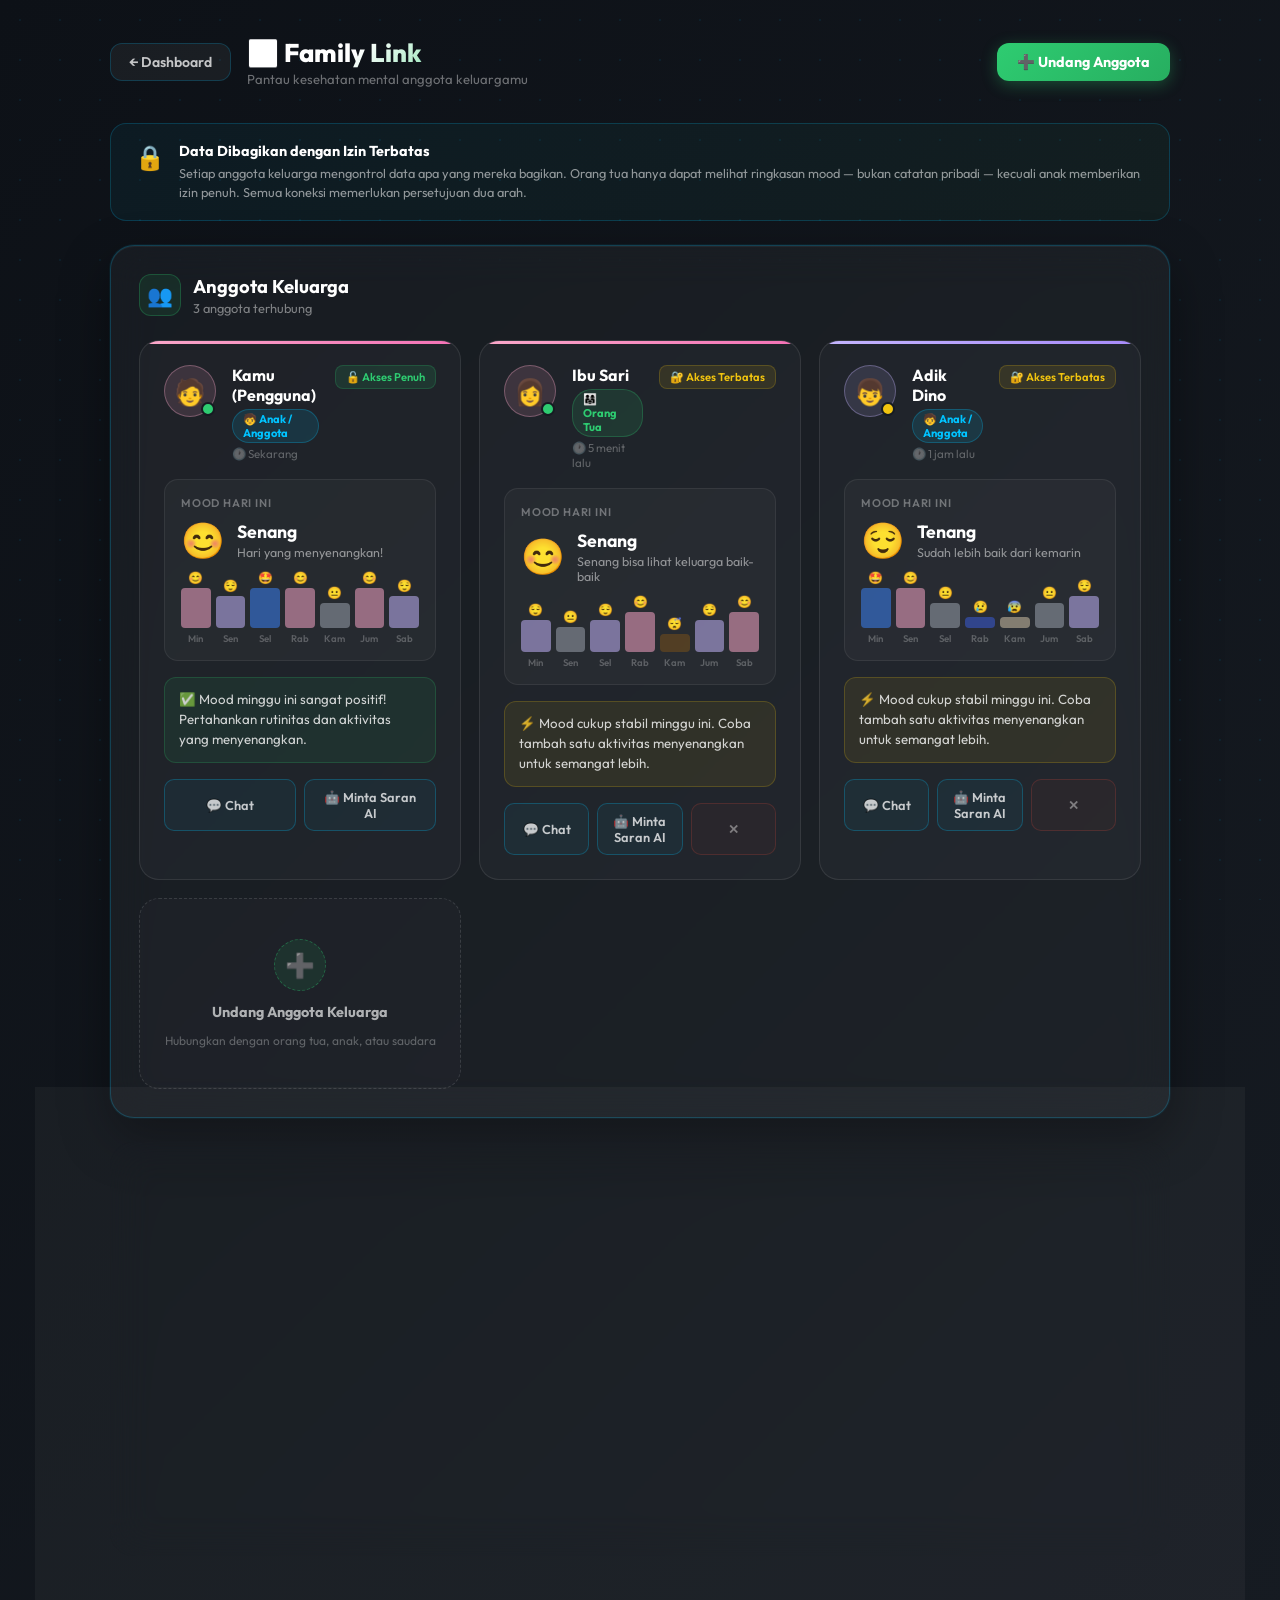
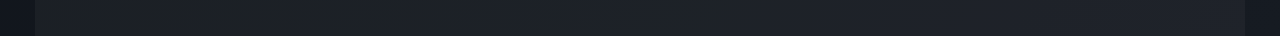
<file: Ruang_Teduh/family-link.html>
<!DOCTYPE html>
<html lang="id">

<head>
    <meta charset="UTF-8">
    <meta name="viewport" content="width=device-width, initial-scale=1.0">
    <title>Primafest – Family Link</title>
    <link rel="preconnect" href="https://fonts.googleapis.com">
    <link rel="preconnect" href="https://fonts.gstatic.com" crossorigin>
    <link
        href="https://fonts.googleapis.com/css2?family=Outfit:wght@300;400;500;600;700;800&family=Caveat:wght@600;700&display=swap"
        rel="stylesheet">
    <style>
        *,
        *::before,
        *::after {
            margin: 0;
            padding: 0;
            box-sizing: border-box;
        }

        :root {
            --cyan: #00c3ff;
            --cyan-dark: #0077ff;
            --green: #2ecc71;
            --purple: #9b59b6;
            --orange: #e67e22;
            --red: #e74c3c;
            --yellow: #f1c40f;
            --bg: #0d1117;
            --bg2: #161b22;
            --card: rgba(255, 255, 255, 0.04);
            --border: rgba(0, 195, 255, 0.22);
        }

        body {
            min-height: 100vh;
            background: linear-gradient(135deg, #0d1117, #161b22);
            font-family: 'Outfit', sans-serif;
            color: #fff;
            display: flex;
            flex-direction: column;
            align-items: center;
            padding: 36px 20px 80px;
        }

        body::before {
            content: '';
            position: fixed;
            inset: 0;
            background-image: radial-gradient(circle, rgba(0, 195, 255, 0.07) 1px, transparent 1px);
            background-size: 40px 40px;
            pointer-events: none;
            z-index: 0;
        }

        /* ── HEADER ── */
        .page-header {
            position: relative;
            z-index: 1;
            width: 100%;
            max-width: 1060px;
            display: flex;
            align-items: center;
            justify-content: space-between;
            margin-bottom: 36px;
            flex-wrap: wrap;
            gap: 16px;
        }

        .header-left {
            display: flex;
            align-items: center;
            gap: 16px;
        }

        .back-btn {
            display: inline-flex;
            align-items: center;
            gap: 8px;
            background: rgba(255,255,255,0.05);
            border: 1px solid rgba(0,195,255,0.2);
            border-radius: 12px;
            color: rgba(255,255,255,0.75);
            font-family: 'Outfit', sans-serif;
            font-size: 0.88rem;
            font-weight: 600;
            padding: 9px 18px;
            cursor: pointer;
            text-decoration: none;
            transition: all 0.25s ease;
        }

        .back-btn:hover {
            border-color: rgba(0,195,255,0.5);
            color: var(--cyan);
            background: rgba(0,195,255,0.08);
        }

        .page-title-wrap h1 {
            font-size: 1.6rem;
            font-weight: 800;
            background: linear-gradient(135deg, #fff 40%, var(--green));
            -webkit-background-clip: text;
            -webkit-text-fill-color: transparent;
            background-clip: text;
        }

        .page-title-wrap p {
            font-size: 0.82rem;
            color: rgba(255,255,255,0.4);
            margin-top: 2px;
        }

        .header-actions {
            display: flex;
            align-items: center;
            gap: 12px;
        }

        .btn-invite {
            display: flex;
            align-items: center;
            gap: 8px;
            padding: 10px 20px;
            background: linear-gradient(135deg, var(--green), #27ae60);
            border: none;
            border-radius: 12px;
            color: #fff;
            font-family: 'Outfit', sans-serif;
            font-size: 0.9rem;
            font-weight: 700;
            cursor: pointer;
            transition: all 0.25s ease;
            box-shadow: 0 4px 16px rgba(46,204,113,0.3);
        }

        .btn-invite:hover {
            transform: translateY(-2px);
            box-shadow: 0 8px 24px rgba(46,204,113,0.45);
        }

        /* ── MAIN CONTAINER ── */
        .container {
            position: relative;
            z-index: 1;
            width: 100%;
            max-width: 1060px;
            display: flex;
            flex-direction: column;
            gap: 24px;
        }

        /* ── PRIVACY NOTICE ── */
        .privacy-banner {
            background: linear-gradient(135deg, rgba(0,195,255,0.05), rgba(46,204,113,0.05));
            border: 1px solid rgba(0,195,255,0.2);
            border-radius: 16px;
            padding: 18px 24px;
            display: flex;
            align-items: flex-start;
            gap: 14px;
        }

        .privacy-icon {
            font-size: 1.5rem;
            flex-shrink: 0;
        }

        .privacy-text h3 {
            font-size: 0.9rem;
            font-weight: 700;
            margin-bottom: 4px;
        }

        .privacy-text p {
            font-size: 0.8rem;
            color: rgba(255,255,255,0.55);
            line-height: 1.5;
        }

        /* ── SECTION CARD ── */
        .section-card {
            background: var(--card);
            border: 1px solid var(--border);
            border-radius: 24px;
            backdrop-filter: blur(20px);
            box-shadow:
                0 0 0 1px rgba(0,195,255,0.06),
                0 20px 50px rgba(0,0,0,0.4),
                inset 0 1px 0 rgba(255,255,255,0.05);
            padding: 28px;
        }

        .section-header {
            display: flex;
            align-items: center;
            justify-content: space-between;
            margin-bottom: 24px;
            flex-wrap: wrap;
            gap: 12px;
        }

        .section-title-wrap {
            display: flex;
            align-items: center;
            gap: 12px;
        }

        .section-icon {
            width: 42px;
            height: 42px;
            border-radius: 12px;
            display: flex;
            align-items: center;
            justify-content: center;
            font-size: 1.3rem;
            background: rgba(0,195,255,0.1);
            border: 1px solid rgba(0,195,255,0.25);
        }

        .section-icon.green { background: rgba(46,204,113,0.1); border-color: rgba(46,204,113,0.25); }
        .section-icon.purple { background: rgba(155,89,182,0.1); border-color: rgba(155,89,182,0.25); }

        .section-title { font-size: 1.15rem; font-weight: 700; }
        .section-sub { font-size: 0.8rem; color: rgba(255,255,255,0.45); margin-top: 2px; }

        /* ── FAMILY MEMBERS GRID ── */
        .members-grid {
            display: grid;
            grid-template-columns: repeat(auto-fill, minmax(300px, 1fr));
            gap: 18px;
        }

        .member-card {
            background: rgba(255,255,255,0.03);
            border: 1px solid rgba(255,255,255,0.09);
            border-radius: 20px;
            padding: 24px;
            transition: all 0.3s ease;
            position: relative;
            overflow: hidden;
        }

        .member-card::before {
            content: '';
            position: absolute;
            top: 0; left: 0; right: 0;
            height: 3px;
            border-radius: 20px 20px 0 0;
        }

        .member-card.mood-happy::before { background: linear-gradient(90deg, #f9a8c9, #f472b6); }
        .member-card.mood-excited::before { background: linear-gradient(90deg, #3b82f6, #60a5fa); }
        .member-card.mood-calm::before { background: linear-gradient(90deg, #c4b5fd, #a78bfa); }
        .member-card.mood-neutral::before { background: linear-gradient(90deg, #9ca3af, #6b7280); }
        .member-card.mood-tired::before { background: linear-gradient(90deg, #78501a, #92400e); }
        .member-card.mood-sad::before { background: linear-gradient(90deg, #3b5bdb, #1d4ed8); }
        .member-card.mood-anxious::before { background: linear-gradient(90deg, #d4c5a9, #b59f7e); }
        .member-card.mood-angry::before { background: linear-gradient(90deg, #800020, #dc2626); }
        .member-card.mood-none::before { background: rgba(255,255,255,0.1); }

        .member-card:hover {
            border-color: rgba(0,195,255,0.3);
            transform: translateY(-3px);
            box-shadow: 0 12px 40px rgba(0,0,0,0.3);
        }

        .member-top {
            display: flex;
            align-items: flex-start;
            gap: 16px;
            margin-bottom: 18px;
        }

        .member-avatar {
            width: 52px;
            height: 52px;
            border-radius: 50%;
            display: flex;
            align-items: center;
            justify-content: center;
            font-size: 1.6rem;
            flex-shrink: 0;
            position: relative;
        }

        .avatar-status {
            position: absolute;
            bottom: 0;
            right: 0;
            width: 14px;
            height: 14px;
            border-radius: 50%;
            border: 2px solid var(--bg2);
        }

        .status-online { background: var(--green); }
        .status-offline { background: rgba(255,255,255,0.2); }
        .status-away { background: var(--yellow); }

        .member-info { flex: 1; }

        .member-name {
            font-size: 1rem;
            font-weight: 700;
            color: #fff;
        }

        .member-role-badge {
            display: inline-block;
            padding: 2px 10px;
            border-radius: 20px;
            font-size: 0.7rem;
            font-weight: 700;
            margin-top: 4px;
        }

        .badge-child { background: rgba(0,195,255,0.12); color: var(--cyan); border: 1px solid rgba(0,195,255,0.25); }
        .badge-parent { background: rgba(46,204,113,0.12); color: var(--green); border: 1px solid rgba(46,204,113,0.25); }

        .member-last-seen {
            font-size: 0.72rem;
            color: rgba(255,255,255,0.3);
            margin-top: 3px;
        }

        .member-permission-badge {
            display: flex;
            align-items: center;
            gap: 5px;
            padding: 4px 10px;
            border-radius: 8px;
            font-size: 0.7rem;
            font-weight: 600;
        }

        .perm-full { background: rgba(46,204,113,0.12); color: var(--green); border: 1px solid rgba(46,204,113,0.2); }
        .perm-limited { background: rgba(241,196,15,0.1); color: var(--yellow); border: 1px solid rgba(241,196,15,0.2); }
        .perm-pending { background: rgba(230,126,34,0.1); color: var(--orange); border: 1px solid rgba(230,126,34,0.2); }

        /* MOOD DISPLAY */
        .member-mood-box {
            background: rgba(255,255,255,0.03);
            border: 1px solid rgba(255,255,255,0.07);
            border-radius: 14px;
            padding: 16px;
            margin-bottom: 16px;
        }

        .mood-box-label {
            font-size: 0.7rem;
            font-weight: 600;
            text-transform: uppercase;
            letter-spacing: 0.8px;
            color: rgba(255,255,255,0.35);
            margin-bottom: 10px;
        }

        .mood-main-row {
            display: flex;
            align-items: center;
            gap: 12px;
        }

        .mood-big-emoji {
            font-size: 2.2rem;
            line-height: 1;
        }

        .mood-main-label {
            font-size: 1.1rem;
            font-weight: 700;
        }

        .mood-main-desc {
            font-size: 0.78rem;
            color: rgba(255,255,255,0.5);
            margin-top: 2px;
        }

        /* WEEKLY MINI CHART */
        .weekly-chart {
            display: flex;
            gap: 5px;
            align-items: flex-end;
            margin-top: 12px;
        }

        .chart-bar-wrap {
            display: flex;
            flex-direction: column;
            align-items: center;
            gap: 4px;
            flex: 1;
        }

        .chart-emoji {
            font-size: 0.75rem;
            line-height: 1;
        }

        .chart-bar {
            width: 100%;
            min-height: 4px;
            border-radius: 4px;
            transition: height 0.3s ease;
        }

        .chart-day {
            font-size: 0.6rem;
            color: rgba(255,255,255,0.25);
            font-weight: 600;
        }

        /* CONCLUSION BOX */
        .member-conclusion {
            border-radius: 12px;
            padding: 12px 14px;
            font-size: 0.83rem;
            line-height: 1.5;
            margin-bottom: 16px;
        }

        .conclusion-positive {
            background: rgba(46,204,113,0.08);
            border: 1px solid rgba(46,204,113,0.2);
            color: rgba(255,255,255,0.8);
        }

        .conclusion-neutral {
            background: rgba(241,196,15,0.08);
            border: 1px solid rgba(241,196,15,0.2);
            color: rgba(255,255,255,0.8);
        }

        .conclusion-needs-attention {
            background: rgba(230,126,34,0.08);
            border: 1px solid rgba(230,126,34,0.2);
            color: rgba(255,255,255,0.8);
        }

        .member-actions {
            display: flex;
            gap: 8px;
        }

        .action-btn {
            flex: 1;
            padding: 9px 12px;
            border-radius: 10px;
            font-family: 'Outfit', sans-serif;
            font-size: 0.8rem;
            font-weight: 600;
            cursor: pointer;
            transition: all 0.2s ease;
            border: 1px solid rgba(0,195,255,0.25);
            background: rgba(0,195,255,0.05);
            color: rgba(255,255,255,0.75);
            text-align: center;
        }

        .action-btn:hover {
            background: rgba(0,195,255,0.15);
            border-color: var(--cyan);
            color: var(--cyan);
        }

        .action-btn.danger {
            border-color: rgba(231,76,60,0.2);
            background: rgba(231,76,60,0.04);
            color: rgba(255,255,255,0.4);
        }

        .action-btn.danger:hover {
            border-color: rgba(231,76,60,0.5);
            background: rgba(231,76,60,0.12);
            color: var(--red);
        }

        /* ADD MEMBER CARD */
        .add-member-card {
            background: rgba(255,255,255,0.02);
            border: 1.5px dashed rgba(255,255,255,0.12);
            border-radius: 20px;
            padding: 40px 24px;
            display: flex;
            flex-direction: column;
            align-items: center;
            justify-content: center;
            gap: 12px;
            cursor: pointer;
            transition: all 0.25s ease;
            text-align: center;
        }

        .add-member-card:hover {
            border-color: rgba(46,204,113,0.4);
            background: rgba(46,204,113,0.04);
        }

        .add-icon {
            width: 52px;
            height: 52px;
            border-radius: 50%;
            background: rgba(46,204,113,0.1);
            border: 1.5px dashed rgba(46,204,113,0.35);
            display: flex;
            align-items: center;
            justify-content: center;
            font-size: 1.5rem;
        }

        .add-label {
            font-size: 0.9rem;
            font-weight: 700;
            color: rgba(255,255,255,0.65);
        }

        .add-hint {
            font-size: 0.75rem;
            color: rgba(255,255,255,0.3);
        }

        /* ── PERMISSION OVERVIEW TABLE ── */
        .perm-table {
            width: 100%;
            border-collapse: collapse;
        }

        .perm-table th {
            text-align: left;
            padding: 10px 14px;
            font-size: 0.72rem;
            font-weight: 700;
            text-transform: uppercase;
            letter-spacing: 0.7px;
            color: rgba(0,195,255,0.7);
            border-bottom: 1px solid rgba(255,255,255,0.07);
        }

        .perm-table td {
            padding: 14px;
            font-size: 0.88rem;
            color: rgba(255,255,255,0.8);
            border-bottom: 1px solid rgba(255,255,255,0.05);
        }

        .perm-table tr:last-child td { border-bottom: none; }

        .perm-table tr:hover td {
            background: rgba(255,255,255,0.02);
        }

        .perm-toggle {
            display: flex;
            align-items: center;
            gap: 8px;
        }

        /* Toggle switch */
        .toggle-switch {
            position: relative;
            width: 40px;
            height: 22px;
        }

        .toggle-switch input {
            opacity: 0;
            width: 0;
            height: 0;
        }

        .slider {
            position: absolute;
            cursor: pointer;
            inset: 0;
            background: rgba(255,255,255,0.1);
            border-radius: 22px;
            transition: 0.3s;
        }

        .slider::before {
            content: '';
            position: absolute;
            height: 16px;
            width: 16px;
            left: 3px;
            bottom: 3px;
            background: rgba(255,255,255,0.5);
            border-radius: 50%;
            transition: 0.3s;
        }

        input:checked + .slider {
            background: rgba(46,204,113,0.5);
        }

        input:checked + .slider::before {
            transform: translateX(18px);
            background: var(--green);
        }

        .toggle-label {
            font-size: 0.8rem;
            color: rgba(255,255,255,0.5);
        }

        /* ── INVITE MODAL ── */
        .modal-overlay {
            position: fixed;
            inset: 0;
            background: rgba(0,0,0,0.65);
            backdrop-filter: blur(8px);
            z-index: 200;
            display: flex;
            align-items: center;
            justify-content: center;
            opacity: 0;
            pointer-events: none;
            transition: opacity 0.25s ease;
        }

        .modal-overlay.open {
            opacity: 1;
            pointer-events: all;
        }

        .modal {
            background: #161b22;
            border: 1px solid rgba(0,195,255,0.25);
            border-radius: 24px;
            padding: 36px;
            width: 100%;
            max-width: 420px;
            transform: translateY(20px);
            transition: transform 0.25s ease;
            box-shadow: 0 24px 80px rgba(0,0,0,0.6), 0 0 60px rgba(0,195,255,0.06);
        }

        .modal-overlay.open .modal {
            transform: translateY(0);
        }

        .modal-title {
            font-size: 1.2rem;
            font-weight: 800;
            margin-bottom: 6px;
        }

        .modal-sub {
            font-size: 0.83rem;
            color: rgba(255,255,255,0.45);
            margin-bottom: 28px;
            line-height: 1.5;
        }

        .modal-field {
            margin-bottom: 18px;
        }

        .modal-label {
            display: block;
            font-size: 0.78rem;
            font-weight: 600;
            color: rgba(255,255,255,0.5);
            margin-bottom: 8px;
            letter-spacing: 0.3px;
        }

        .modal-input {
            width: 100%;
            background: rgba(255,255,255,0.06);
            border: 1px solid rgba(0,195,255,0.2);
            border-radius: 12px;
            color: #fff;
            font-family: 'Outfit', sans-serif;
            font-size: 0.95rem;
            padding: 12px 16px;
            outline: none;
            transition: all 0.25s ease;
        }

        .modal-input:focus {
            border-color: var(--cyan);
            box-shadow: 0 0 0 3px rgba(0,195,255,0.12);
        }

        .modal-input::placeholder {
            color: rgba(255,255,255,0.2);
        }

        .modal-role-row {
            display: grid;
            grid-template-columns: 1fr 1fr;
            gap: 12px;
        }

        .modal-role-btn {
            padding: 12px;
            border-radius: 12px;
            border: 1.5px solid rgba(255,255,255,0.1);
            background: rgba(255,255,255,0.03);
            color: rgba(255,255,255,0.55);
            font-family: 'Outfit', sans-serif;
            font-size: 0.82rem;
            font-weight: 600;
            cursor: pointer;
            transition: all 0.2s ease;
            text-align: center;
        }

        .modal-role-btn:hover {
            border-color: rgba(0,195,255,0.3);
            color: rgba(255,255,255,0.8);
        }

        .modal-role-btn.selected {
            border-color: var(--cyan);
            background: rgba(0,195,255,0.1);
            color: var(--cyan);
        }

        .modal-actions {
            display: flex;
            gap: 10px;
            margin-top: 8px;
        }

        .btn-cancel {
            flex: 1;
            padding: 12px;
            background: rgba(255,255,255,0.05);
            border: 1px solid rgba(255,255,255,0.1);
            border-radius: 12px;
            color: rgba(255,255,255,0.6);
            font-family: 'Outfit', sans-serif;
            font-size: 0.9rem;
            font-weight: 600;
            cursor: pointer;
            transition: all 0.2s ease;
        }

        .btn-cancel:hover {
            background: rgba(255,255,255,0.08);
            color: #fff;
        }

        .btn-send-invite {
            flex: 2;
            padding: 12px;
            background: linear-gradient(135deg, var(--green), #27ae60);
            border: none;
            border-radius: 12px;
            color: #fff;
            font-family: 'Outfit', sans-serif;
            font-size: 0.9rem;
            font-weight: 700;
            cursor: pointer;
            transition: all 0.25s ease;
            box-shadow: 0 4px 16px rgba(46,204,113,0.3);
        }

        .btn-send-invite:hover {
            transform: translateY(-2px);
            box-shadow: 0 8px 24px rgba(46,204,113,0.45);
        }

        /* ── TOAST ── */
        .toast {
            position: fixed;
            bottom: 32px;
            left: 50%;
            transform: translateX(-50%) translateY(20px);
            background: rgba(22, 27, 34, 0.95);
            border: 1px solid rgba(0,195,255,0.3);
            border-radius: 14px;
            padding: 14px 24px;
            font-size: 0.9rem;
            font-weight: 600;
            color: #fff;
            opacity: 0;
            transition: all 0.35s ease;
            z-index: 300;
            backdrop-filter: blur(16px);
            white-space: nowrap;
        }

        .toast.show {
            opacity: 1;
            transform: translateX(-50%) translateY(0);
        }

        /* ── RESPONSIVE ── */
        @media (max-width: 640px) {
            .members-grid { grid-template-columns: 1fr; }
            .perm-table { font-size: 0.8rem; }
            .modal { padding: 24px; }
        }
    </style>
</head>

<body>

    <!-- HEADER -->
    <header class="page-header">
        <div class="header-left">
            <a href="index.html" class="back-btn">
                ← Dashboard
            </a>
            <div class="page-title-wrap">
                <h1>👨‍👩‍👧 Family Link</h1>
                <p>Pantau kesehatan mental anggota keluargamu</p>
            </div>
        </div>
        <div class="header-actions">
            <button class="btn-invite" onclick="openInviteModal()">
                ➕ Undang Anggota
            </button>
        </div>
    </header>

    <!-- MAIN -->
    <main class="container">

        <!-- PRIVACY NOTICE -->
        <div class="privacy-banner">
            <div class="privacy-icon">🔒</div>
            <div class="privacy-text">
                <h3>Data Dibagikan dengan Izin Terbatas</h3>
                <p>Setiap anggota keluarga mengontrol data apa yang mereka bagikan. Orang tua hanya dapat melihat ringkasan mood — bukan catatan pribadi — kecuali anak memberikan izin penuh. Semua koneksi memerlukan persetujuan dua arah.</p>
            </div>
        </div>

        <!-- FAMILY MEMBERS -->
        <div class="section-card">
            <div class="section-header">
                <div class="section-title-wrap">
                    <div class="section-icon green">👥</div>
                    <div>
                        <div class="section-title">Anggota Keluarga</div>
                        <div class="section-sub" id="member-count">Memuat data...</div>
                    </div>
                </div>
            </div>

            <div class="members-grid" id="members-grid">
                <!-- Dynamically rendered -->
            </div>
        </div>

        <!-- PERMISSION SETTINGS -->
        <div class="section-card">
            <div class="section-header">
                <div class="section-title-wrap">
                    <div class="section-icon purple">⚙️</div>
                    <div>
                        <div class="section-title">Pengaturan Izin Data</div>
                        <div class="section-sub">Kontrol data apa yang kamu bagikan dengan anggota keluarga lain</div>
                    </div>
                </div>
            </div>

            <table class="perm-table">
                <thead>
                    <tr>
                        <th>Data yang Dibagikan</th>
                        <th>Deskripsi</th>
                        <th>Status</th>
                    </tr>
                </thead>
                <tbody>
                    <tr>
                        <td>😊 Mood Harian</td>
                        <td style="color:rgba(255,255,255,0.45); font-size:0.8rem;">Emoji dan label mood hari ini</td>
                        <td>
                            <div class="perm-toggle">
                                <label class="toggle-switch">
                                    <input type="checkbox" id="perm-daily-mood" checked onchange="savePermissions()">
                                    <span class="slider"></span>
                                </label>
                                <span class="toggle-label">Aktif</span>
                            </div>
                        </td>
                    </tr>
                    <tr>
                        <td>📊 Ringkasan Mingguan</td>
                        <td style="color:rgba(255,255,255,0.45); font-size:0.8rem;">Tren mood 7 hari terakhir</td>
                        <td>
                            <div class="perm-toggle">
                                <label class="toggle-switch">
                                    <input type="checkbox" id="perm-weekly" checked onchange="savePermissions()">
                                    <span class="slider"></span>
                                </label>
                                <span class="toggle-label">Aktif</span>
                            </div>
                        </td>
                    </tr>
                    <tr>
                        <td>📝 Catatan Mood Pribadi</td>
                        <td style="color:rgba(255,255,255,0.45); font-size:0.8rem;">Teks deskripsi mood harianmu</td>
                        <td>
                            <div class="perm-toggle">
                                <label class="toggle-switch">
                                    <input type="checkbox" id="perm-notes" onchange="savePermissions()">
                                    <span class="slider"></span>
                                </label>
                                <span class="toggle-label">Nonaktif</span>
                            </div>
                        </td>
                    </tr>
                    <tr>
                        <td>📅 Detail Aktivitas</td>
                        <td style="color:rgba(255,255,255,0.45); font-size:0.8rem;">Aktivitas dan event yang dicatat</td>
                        <td>
                            <div class="perm-toggle">
                                <label class="toggle-switch">
                                    <input type="checkbox" id="perm-activity" onchange="savePermissions()">
                                    <span class="slider"></span>
                                </label>
                                <span class="toggle-label">Nonaktif</span>
                            </div>
                        </td>
                    </tr>
                    <tr>
                        <td>🤖 Percakapan AI</td>
                        <td style="color:rgba(255,255,255,0.45); font-size:0.8rem;">Riwayat chat dengan AI advisor</td>
                        <td>
                            <div class="perm-toggle">
                                <label class="toggle-switch">
                                    <input type="checkbox" id="perm-ai" onchange="savePermissions()">
                                    <span class="slider"></span>
                                </label>
                                <span class="toggle-label">Nonaktif</span>
                            </div>
                        </td>
                    </tr>
                </tbody>
            </table>
        </div>

    </main>

    <!-- INVITE MODAL -->
    <div class="modal-overlay" id="invite-modal">
        <div class="modal">
            <div class="modal-title">Undang Anggota Keluarga</div>
            <p class="modal-sub">Kirim undangan melalui email. Mereka perlu menerima undanganmu untuk terhubung.</p>

            <div class="modal-field">
                <label class="modal-label">Email Anggota</label>
                <input class="modal-input" type="email" id="invite-email" placeholder="nama@email.com">
            </div>

            <div class="modal-field">
                <label class="modal-label">Hubungan</label>
                <div class="modal-role-row">
                    <button class="modal-role-btn selected" id="rel-child" onclick="selectRelation('child')">🧒 Anak Saya</button>
                    <button class="modal-role-btn" id="rel-parent" onclick="selectRelation('parent')">👴 Orang Tua</button>
                    <button class="modal-role-btn" id="rel-sibling" onclick="selectRelation('sibling')">👧 Saudara</button>
                    <button class="modal-role-btn" id="rel-other" onclick="selectRelation('other')">👤 Lainnya</button>
                </div>
            </div>

            <div class="modal-field">
                <label class="modal-label">Izin Awal yang Diberikan</label>
                <div class="perm-toggle" style="gap:14px; flex-wrap:wrap;">
                    <div class="perm-toggle">
                        <label class="toggle-switch">
                            <input type="checkbox" id="invite-perm-mood" checked>
                            <span class="slider"></span>
                        </label>
                        <span class="toggle-label" style="font-size:0.78rem;">Mood Harian</span>
                    </div>
                    <div class="perm-toggle">
                        <label class="toggle-switch">
                            <input type="checkbox" id="invite-perm-weekly" checked>
                            <span class="slider"></span>
                        </label>
                        <span class="toggle-label" style="font-size:0.78rem;">Ringkasan Mingguan</span>
                    </div>
                </div>
            </div>

            <div class="modal-actions">
                <button class="btn-cancel" onclick="closeInviteModal()">Batal</button>
                <button class="btn-send-invite" onclick="sendInvite()">📨 Kirim Undangan</button>
            </div>
        </div>
    </div>

    <!-- TOAST -->
    <div class="toast" id="toast"></div>

    <script>
        // ── MOOD DATA ──
        const MOODS = {
            happy:   { emoji: '😊', label: 'Senang',    color: '#f9a8c9', type: 'positive', score: 5 },
            excited: { emoji: '🤩', label: 'Excited',   color: '#3b82f6', type: 'positive', score: 5 },
            calm:    { emoji: '😌', label: 'Tenang',    color: '#c4b5fd', type: 'positive', score: 4 },
            neutral: { emoji: '😐', label: 'Netral',    color: '#9ca3af', type: 'neutral',  score: 3 },
            tired:   { emoji: '😴', label: 'Lelah',     color: '#78501a', type: 'low',      score: 2 },
            sad:     { emoji: '😢', label: 'Sedih',     color: '#3b5bdb', type: 'low',      score: 1 },
            anxious: { emoji: '😰', label: 'Cemas',     color: '#d4c5a9', type: 'low',      score: 1 },
            angry:   { emoji: '😠', label: 'Marah',     color: '#800020', type: 'low',      score: 1 },
        };

        const DAYS = ['Min', 'Sen', 'Sel', 'Rab', 'Kam', 'Jum', 'Sab'];

        // ── SAMPLE FAMILY DATA ──
        // In a real app this would come from a backend/API
        const sampleFamily = [
            {
                id: 'me',
                name: 'Kamu (Pengguna)',
                role: 'child',
                avatar: '🧑',
                status: 'online',
                relation: 'Saya',
                permission: 'full',
                lastSeen: 'Sekarang',
                weekMoods: ['happy', 'calm', 'excited', 'happy', 'neutral', 'happy', 'calm'],
                todayMood: 'happy',
                todayDesc: 'Hari yang menyenangkan!'
            },
            {
                id: 'parent1',
                name: 'Ibu Sari',
                role: 'parent',
                avatar: '👩',
                status: 'online',
                relation: 'Orang Tua',
                permission: 'limited',
                lastSeen: '5 menit lalu',
                weekMoods: ['calm', 'neutral', 'calm', 'happy', 'tired', 'calm', 'happy'],
                todayMood: 'happy',
                todayDesc: 'Senang bisa lihat keluarga baik-baik'
            },
            {
                id: 'sibling1',
                name: 'Adik Dino',
                role: 'child',
                avatar: '👦',
                status: 'away',
                relation: 'Saudara',
                permission: 'limited',
                lastSeen: '1 jam lalu',
                weekMoods: ['excited', 'happy', 'neutral', 'sad', 'anxious', 'neutral', 'calm'],
                todayMood: 'calm',
                todayDesc: 'Sudah lebih baik dari kemarin'
            },
        ];

        // ── RENDER MEMBERS ──
        function renderMembers() {
            const grid = document.getElementById('members-grid');
            const countEl = document.getElementById('member-count');
            countEl.textContent = `${sampleFamily.length} anggota terhubung`;
            grid.innerHTML = '';

            sampleFamily.forEach(member => {
                const moodData = MOODS[member.todayMood] || null;
                const moodClass = member.todayMood ? `mood-${member.todayMood}` : 'mood-none';

                // Determine conclusion
                const scores = member.weekMoods.map(m => (MOODS[m] || {}).score || 3);
                const avgScore = scores.reduce((a, b) => a + b, 0) / scores.length;
                let conclusionClass, conclusionText;
                if (avgScore >= 4) {
                    conclusionClass = 'conclusion-positive';
                    conclusionText = '✅ Mood minggu ini sangat positif! Pertahankan rutinitas dan aktivitas yang menyenangkan.';
                } else if (avgScore >= 3) {
                    conclusionClass = 'conclusion-neutral';
                    conclusionText = '⚡ Mood cukup stabil minggu ini. Coba tambah satu aktivitas menyenangkan untuk semangat lebih.';
                } else {
                    conclusionClass = 'conclusion-needs-attention';
                    conclusionText = '⚠️ Mood perlu perhatian. Ada beberapa hari yang berat — yuk ajak bicara dan cari tahu apa yang dirasakan.';
                }

                // Build weekly chart bars
                const chartBars = member.weekMoods.map((m, i) => {
                    const md = MOODS[m] || { emoji: '⬜', color: 'rgba(255,255,255,0.1)' };
                    const height = ((md.score || 3) / 5) * 36 + 4;
                    return `
                        <div class="chart-bar-wrap">
                            <span class="chart-emoji">${md.emoji}</span>
                            <div class="chart-bar" style="height:${height}px; background:${md.color}88;"></div>
                            <span class="chart-day">${DAYS[i]}</span>
                        </div>
                    `;
                }).join('');

                const permLabels = {
                    full: ['perm-full', '🔓 Akses Penuh'],
                    limited: ['perm-limited', '🔐 Akses Terbatas'],
                    pending: ['perm-pending', '⏳ Menunggu']
                };
                const [permClass, permText] = permLabels[member.permission] || permLabels.limited;

                const statusClass = { online: 'status-online', offline: 'status-offline', away: 'status-away' }[member.status];

                grid.innerHTML += `
                    <div class="member-card ${moodClass}">
                        <div class="member-top">
                            <div class="member-avatar" style="background: ${moodData ? moodData.color + '22' : 'rgba(255,255,255,0.06)'}; border: 1.5px solid ${moodData ? moodData.color + '55' : 'rgba(255,255,255,0.1)'};">
                                ${member.avatar}
                                <div class="avatar-status ${statusClass}"></div>
                            </div>
                            <div class="member-info">
                                <div class="member-name">${member.name}</div>
                                <div class="member-role-badge ${member.role === 'parent' ? 'badge-parent' : 'badge-child'}">
                                    ${member.role === 'parent' ? '👨‍👩‍👧 Orang Tua' : '🧒 Anak / Anggota'}
                                </div>
                                <div class="member-last-seen">🕐 ${member.lastSeen}</div>
                            </div>
                            <span class="member-permission-badge ${permClass}">${permText}</span>
                        </div>

                        <div class="member-mood-box">
                            <div class="mood-box-label">Mood Hari Ini</div>
                            <div class="mood-main-row">
                                <span class="mood-big-emoji">${moodData ? moodData.emoji : '❓'}</span>
                                <div>
                                    <div class="mood-main-label">${moodData ? moodData.label : 'Belum Dicatat'}</div>
                                    <div class="mood-main-desc">${member.todayDesc || ''}</div>
                                </div>
                            </div>
                            <div class="weekly-chart">
                                ${chartBars}
                            </div>
                        </div>

                        <div class="member-conclusion ${conclusionClass}">
                            ${conclusionText}
                        </div>

                        <div class="member-actions">
                            <button class="action-btn" onclick="showToast('Fitur chat akan segera hadir! 💬')">💬 Chat</button>
                            <button class="action-btn" onclick="showToast('Saran untuk ${member.name} dikirim ke AI 🤖')">🤖 Minta Saran AI</button>
                            ${member.id !== 'me' ? `<button class="action-btn danger" onclick="removeConfirm('${member.id}', '${member.name}')">✕</button>` : ''}
                        </div>
                    </div>
                `;
            });

            // Add "Add Member" card
            grid.innerHTML += `
                <div class="add-member-card" onclick="openInviteModal()">
                    <div class="add-icon">➕</div>
                    <div class="add-label">Undang Anggota Keluarga</div>
                    <div class="add-hint">Hubungkan dengan orang tua, anak, atau saudara</div>
                </div>
            `;
        }

        // ── PERMISSIONS ──
        function savePermissions() {
            const perms = {
                daily: document.getElementById('perm-daily-mood').checked,
                weekly: document.getElementById('perm-weekly').checked,
                notes: document.getElementById('perm-notes').checked,
                activity: document.getElementById('perm-activity').checked,
                ai: document.getElementById('perm-ai').checked,
            };
            localStorage.setItem('primafest-family-perms', JSON.stringify(perms));

            // Update labels
            document.querySelectorAll('.toggle-switch input').forEach(inp => {
                const lbl = inp.closest('.perm-toggle')?.querySelector('.toggle-label');
                if (lbl) lbl.textContent = inp.checked ? 'Aktif' : 'Nonaktif';
            });

            showToast('✅ Pengaturan izin disimpan');
        }

        function loadPermissions() {
            const saved = JSON.parse(localStorage.getItem('primafest-family-perms') || '{}');
            if (saved.daily !== undefined) document.getElementById('perm-daily-mood').checked = saved.daily;
            if (saved.weekly !== undefined) document.getElementById('perm-weekly').checked = saved.weekly;
            if (saved.notes !== undefined) document.getElementById('perm-notes').checked = saved.notes;
            if (saved.activity !== undefined) document.getElementById('perm-activity').checked = saved.activity;
            if (saved.ai !== undefined) document.getElementById('perm-ai').checked = saved.ai;
        }

        // ── INVITE MODAL ──
        let selectedRelation = 'child';

        function openInviteModal() {
            document.getElementById('invite-modal').classList.add('open');
        }

        function closeInviteModal() {
            document.getElementById('invite-modal').classList.remove('open');
            document.getElementById('invite-email').value = '';
        }

        function selectRelation(rel) {
            selectedRelation = rel;
            ['child', 'parent', 'sibling', 'other'].forEach(r => {
                document.getElementById(`rel-${r}`)?.classList.toggle('selected', r === rel);
            });
        }

        function sendInvite() {
            const email = document.getElementById('invite-email').value.trim();
            if (!email || !/^[^\s@]+@[^\s@]+\.[^\s@]+$/.test(email)) {
                showToast('⚠️ Masukkan email yang valid');
                return;
            }
            closeInviteModal();
            showToast(`📨 Undangan dikirim ke ${email}! Menunggu konfirmasi...`);
        }

        // ── REMOVE CONFIRM ──
        function removeConfirm(id, name) {
            if (confirm(`Hapus ${name} dari Family Link? Mereka tidak akan bisa melihat datamu lagi.`)) {
                showToast(`🔓 ${name} dihapus dari Family Link`);
            }
        }

        // ── TOAST ──
        function showToast(msg) {
            const toast = document.getElementById('toast');
            toast.textContent = msg;
            toast.classList.add('show');
            clearTimeout(toast._timer);
            toast._timer = setTimeout(() => toast.classList.remove('show'), 3000);
        }

        // ── CLOSE MODAL ON OVERLAY CLICK ──
        document.getElementById('invite-modal').addEventListener('click', function (e) {
            if (e.target === this) closeInviteModal();
        });

        // ── INIT ──
        renderMembers();
        loadPermissions();
    </script>
</body>

</html>
</file>
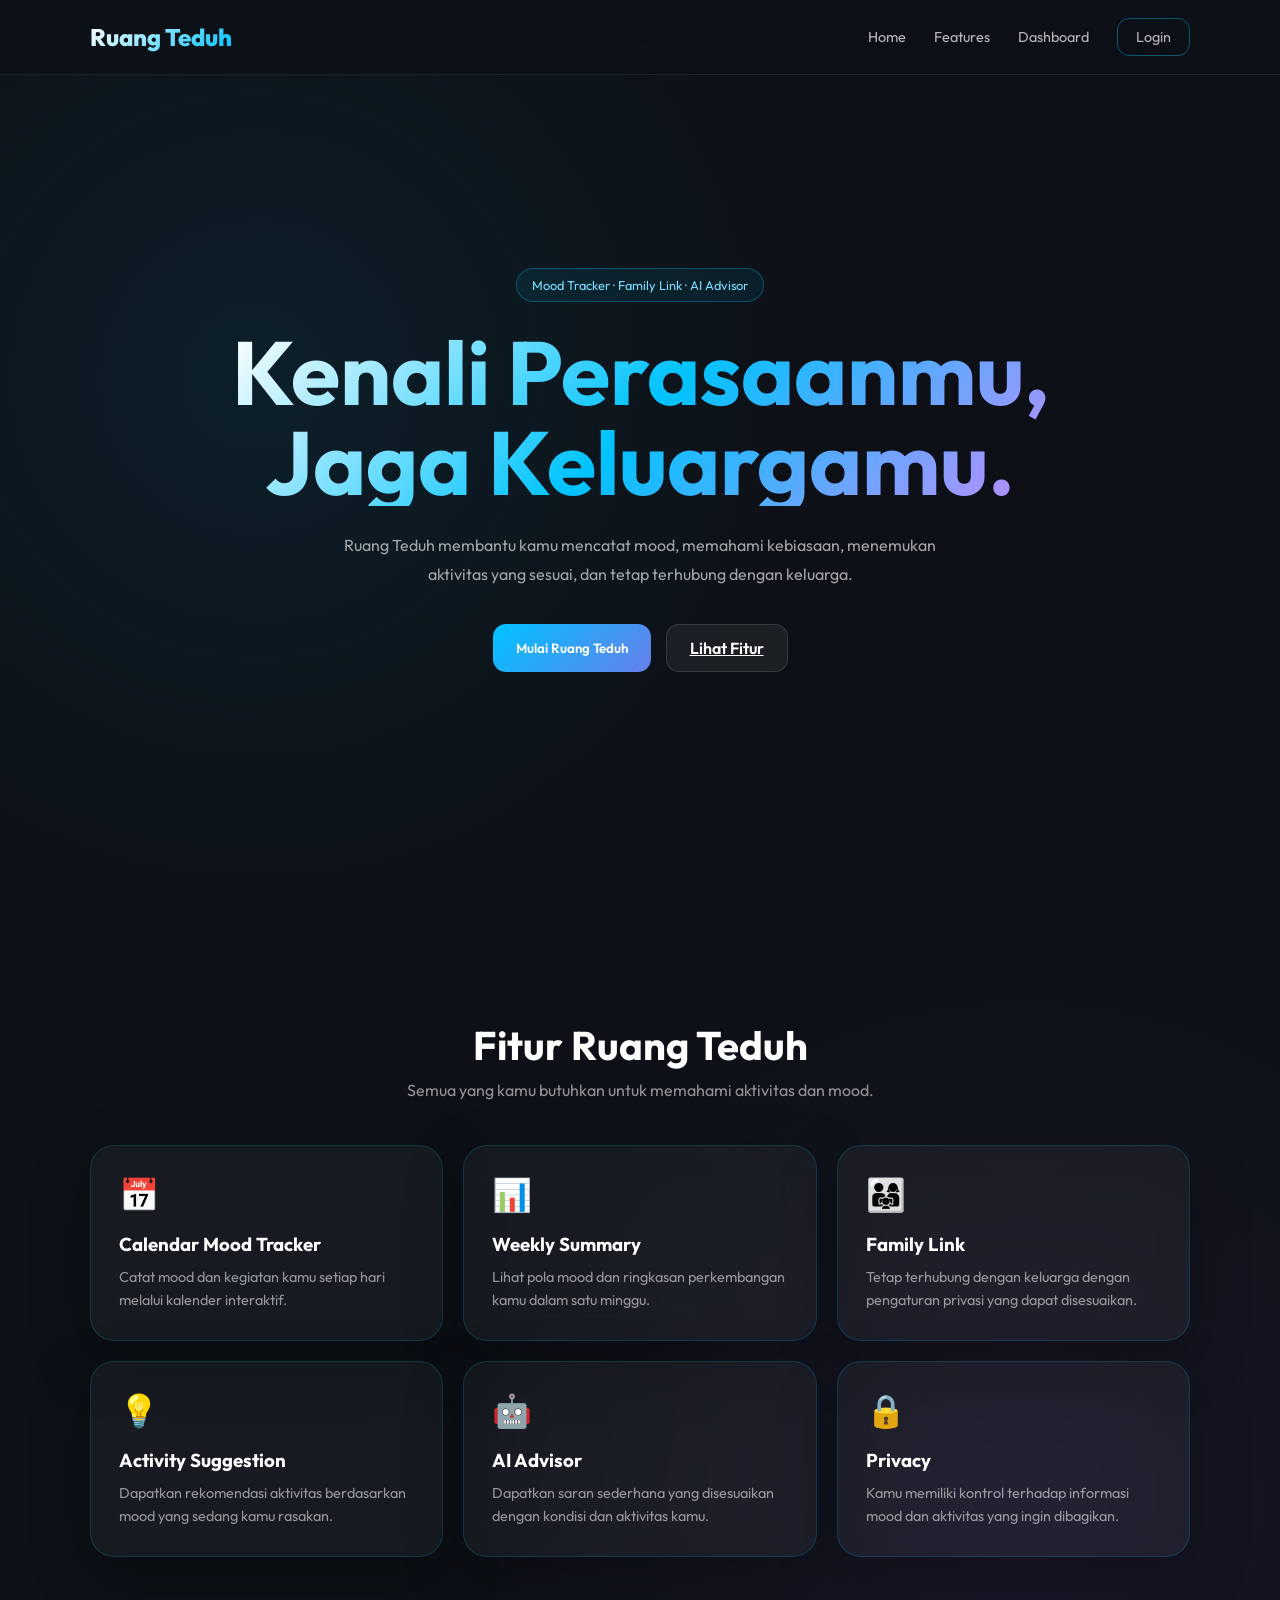
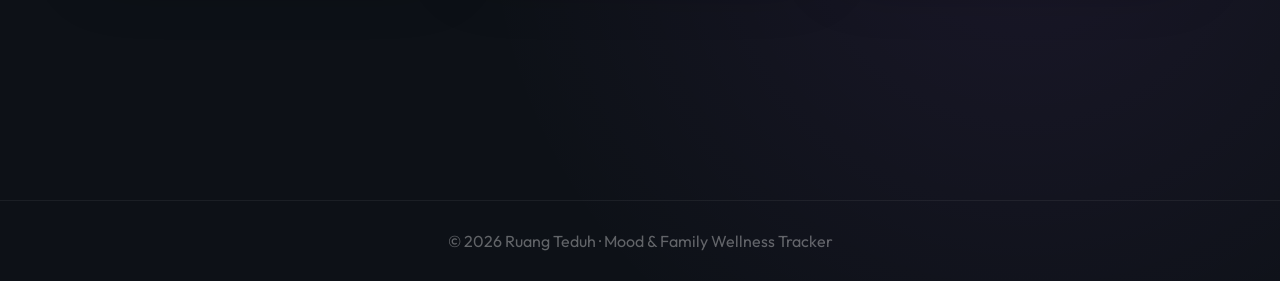
<file: Ruang_Teduh/landing-backup.html>
<!DOCTYPE html>
<html lang="id">

<head>
    <meta charset="UTF-8">
    <meta name="viewport" content="width=device-width, initial-scale=1.0">

    <title>Ruang Teduh – Mood & Family Wellness</title>
    <meta name="description" content="Ruang Teduh – Your personal mood and activity tracker.">

    <link rel="preconnect" href="https://fonts.googleapis.com">
    <link rel="preconnect" href="https://fonts.gstatic.com" crossorigin>

    <link
        href="https://fonts.googleapis.com/css2?family=Outfit:wght@300;400;500;600;700;800&family=Caveat:wght@400;500;600;700&display=swap"
        rel="stylesheet">

    <style>
        * {
            margin: 0;
            padding: 0;
            box-sizing: border-box;
        }

        html {
            scroll-behavior: smooth;
        }

        body {
            font-family: 'Outfit', sans-serif;
            background:
                radial-gradient(circle at 20% 20%, rgba(0, 195, 255, .08), transparent 30%),
                radial-gradient(circle at 80% 80%, rgba(180, 100, 255, .08), transparent 30%),
                #0d1117;
            color: white;
            min-height: 100vh;
        }

        button,
        input,
        textarea,
        select {
            font-family: inherit;
        }

        button {
            cursor: pointer;
        }

        .navbar {
            position: fixed;
            top: 0;
            left: 0;
            right: 0;
            z-index: 1000;

            display: flex;
            align-items: center;
            justify-content: space-between;

            padding: 18px 7%;

            background: rgba(13, 17, 23, .75);
            backdrop-filter: blur(18px);
            border-bottom: 1px solid rgba(255, 255, 255, .08);
        }

        .logo {
            font-size: 1.5rem;
            font-weight: 800;
            background: linear-gradient(135deg, white, #00c3ff);
            -webkit-background-clip: text;
            -webkit-text-fill-color: transparent;
        }

        .nav-links {
            display: flex;
            gap: 28px;
            align-items: center;
        }

        .nav-links a {
            color: rgba(255, 255, 255, .7);
            text-decoration: none;
            font-size: .9rem;
            transition: .25s;
        }

        .nav-links a:hover {
            color: #00c3ff;
        }

        .nav-login {
            border: 1px solid rgba(0, 195, 255, .4);
            padding: 9px 18px;
            border-radius: 12px;
        }

        .section {
            min-height: 100vh;
            padding: 120px 7% 80px;
        }

        .section-title {
            text-align: center;
            margin-bottom: 45px;
        }

        .section-title h2 {
            font-size: 2.5rem;
            margin-bottom: 10px;
        }

        .section-title p {
            color: rgba(255, 255, 255, .55);
        }

        .glass {
            background: rgba(255, 255, 255, .045);
            border: 1px solid rgba(0, 195, 255, .18);
            border-radius: 24px;
            backdrop-filter: blur(18px);
            box-shadow: 0 20px 60px rgba(0, 0, 0, .3);
        }

        #home {
            display: flex;
            align-items: center;
            justify-content: center;
            text-align: center;
        }

        .hero {
            max-width: 850px;
        }

        .badge {
            display: inline-block;
            padding: 8px 15px;
            border-radius: 30px;
            border: 1px solid rgba(0, 195, 255, .3);
            color: #7bdfff;
            background: rgba(0, 195, 255, .08);
            font-size: .8rem;
            margin-bottom: 25px;
        }

        .hero h1 {
            font-size: clamp(3rem, 7vw, 6rem);
            line-height: 1;
            margin-bottom: 25px;

            background: linear-gradient(135deg, #fff, #00c3ff, #c38cff);
            -webkit-background-clip: text;
            -webkit-text-fill-color: transparent;
        }

        .hero p {
            max-width: 650px;
            margin: auto;
            color: rgba(255, 255, 255, .62);
            line-height: 1.8;
        }

        .hero-buttons {
            margin-top: 35px;
            display: flex;
            justify-content: center;
            gap: 15px;
            flex-wrap: wrap;
        }

        .btn {
            border: none;
            padding: 13px 23px;
            border-radius: 13px;
            font-weight: 600;
            transition: .25s;
        }

        .btn-primary {
            background: linear-gradient(135deg, #00c3ff, #667eea);
            color: white;
        }

        .btn-secondary {
            background: rgba(255, 255, 255, .06);
            border: 1px solid rgba(255, 255, 255, .12);
            color: white;
        }

        .btn:hover {
            transform: translateY(-3px);
        }

        .feature-grid {
            display: grid;
            grid-template-columns: repeat(3, 1fr);
            gap: 20px;
            max-width: 1100px;
            margin: auto;
        }

        .feature-card {
            padding: 28px;
        }

        .feature-icon {
            font-size: 2rem;
            margin-bottom: 18px;
        }

        .feature-card h3 {
            margin-bottom: 10px;
        }

        .feature-card p {
            color: rgba(255, 255, 255, .55);
            line-height: 1.6;
            font-size: .9rem;
        }

        #dashboard {
            display: none;
        }

        .dashboard-container {
            max-width: 1100px;
            margin: auto;
        }

        .dashboard-header {
            margin-bottom: 30px;
        }

        .dashboard-header h1 {
            font-size: 2.5rem;
        }

        .dashboard-header p {
            color: rgba(255, 255, 255, .55);
            margin-top: 5px;
        }

        .dashboard-grid {
            display: grid;
            grid-template-columns: repeat(3, 1fr);
            gap: 22px;
        }

        .dashboard-card {
            min-height: 260px;
            padding: 30px;
            display: flex;
            flex-direction: column;
            justify-content: space-between;
            transition: .3s;
        }

        .dashboard-card:hover {
            transform: translateY(-5px);
            border-color: rgba(0, 195, 255, .5);
        }

        .dashboard-icon {
            font-size: 2.5rem;
        }

        .dashboard-card h3 {
            font-size: 1.35rem;
            margin: 15px 0 7px;
        }

        .dashboard-card p {
            color: rgba(255, 255, 255, .5);
            font-size: .9rem;
        }

        .open-btn {
            margin-top: 20px;
            padding: 10px 15px;
            border-radius: 10px;
            border: 1px solid rgba(0, 195, 255, .25);
            background: rgba(0, 195, 255, .08);
            color: #8de5ff;
        }

        #calendar-section {
            display: none;
        }

        .calendar-wrapper {
            max-width: 950px;
            margin: auto;
        }

        .calendar-top {
            display: flex;
            justify-content: space-between;
            align-items: center;
            margin-bottom: 20px;
            gap: 15px;
            flex-wrap: wrap;
        }

        .month-controls {
            display: flex;
            align-items: center;
            gap: 15px;
        }

        .month-controls button {
            width: 40px;
            height: 40px;
            border-radius: 10px;
            border: 1px solid rgba(255, 255, 255, .1);
            background: rgba(255, 255, 255, .05);
            color: white;
        }

        .calendar-card {
            padding: 25px;
        }

        .weekdays,
        .calendar-grid {
            display: grid;
            grid-template-columns: repeat(7, 1fr);
            gap: 7px;
        }

        .weekday {
            text-align: center;
            color: rgba(255, 255, 255, .4);
            font-size: .8rem;
            padding: 10px 0;
        }

        .day {
            min-height: 90px;
            border-radius: 12px;
            background: rgba(255, 255, 255, .035);
            border: 1px solid rgba(255, 255, 255, .06);
            padding: 9px;
            cursor: pointer;
            transition: .2s;
        }

        .day:hover {
            border-color: rgba(0, 195, 255, .5);
        }

        .day-number {
            font-size: .8rem;
            color: rgba(255, 255, 255, .6);
        }

        .day.today {
            border-color: #00c3ff;
        }

        .mood-emoji {
            font-size: 1.5rem;
            display: block;
            text-align: center;
            margin-top: 12px;
        }

        #summary-section {
            display: none;
        }

        .summary-container {
            max-width: 1000px;
            margin: auto;
        }

        .stats-grid {
            display: grid;
            grid-template-columns: repeat(3, 1fr);
            gap: 18px;
            margin-bottom: 25px;
        }

        .stat-card {
            padding: 25px;
        }

        .stat-card span {
            color: rgba(255, 255, 255, .45);
            font-size: .8rem;
        }

        .stat-card h3 {
            margin-top: 8px;
            font-size: 1.6rem;
        }

        .summary-card {
            padding: 30px;
            margin-bottom: 20px;
        }

        .mood-chips {
            display: flex;
            gap: 10px;
            flex-wrap: wrap;
            margin-top: 20px;
        }

        .mood-chip {
            padding: 9px 14px;
            border-radius: 20px;
            background: rgba(255, 255, 255, .06);
            font-size: .85rem;
        }

        .activity-list {
            display: grid;
            gap: 12px;
            margin-top: 20px;
        }

        .activity {
            padding: 16px;
            border-radius: 14px;
            background: rgba(255, 255, 255, .04);
            border: 1px solid rgba(255, 255, 255, .06);
        }

        #family-section {
            display: none;
        }

        .family-container {
            max-width: 1000px;
            margin: auto;
        }

        .family-grid {
            display: grid;
            grid-template-columns: repeat(3, 1fr);
            gap: 18px;
        }

        .family-card {
            padding: 25px;
        }

        .avatar {
            width: 55px;
            height: 55px;
            border-radius: 50%;
            background: linear-gradient(135deg, #667eea, #00c3ff);
            display: flex;
            align-items: center;
            justify-content: center;
            font-size: 1.5rem;
            margin-bottom: 15px;
        }

        .online {
            color: #70e6a4;
            font-size: .8rem;
        }

        .modal {
            position: fixed;
            inset: 0;
            background: rgba(0, 0, 0, .7);
            display: none;
            align-items: center;
            justify-content: center;
            z-index: 2000;
            padding: 20px;
        }

        .modal.active {
            display: flex;
        }

        .modal-content {
            width: min(450px, 100%);
            padding: 30px;
            background: #151b24;
            border: 1px solid rgba(0, 195, 255, .25);
            border-radius: 22px;
        }

        .modal-content h2 {
            margin-bottom: 20px;
        }

        .mood-options {
            display: grid;
            grid-template-columns: repeat(4, 1fr);
            gap: 10px;
        }

        .mood-btn {
            padding: 15px 5px;
            border-radius: 12px;
            border: 1px solid rgba(255, 255, 255, .08);
            background: rgba(255, 255, 255, .05);
            color: white;
            font-size: 1.5rem;
        }

        .mood-btn:hover {
            border-color: #00c3ff;
        }

        .input-group {
            margin-top: 20px;
        }

        .input-group label {
            display: block;
            margin-bottom: 7px;
            color: rgba(255, 255, 255, .65);
            font-size: .85rem;
        }

        .input-group textarea,
        .input-group input {
            width: 100%;
            padding: 12px;
            border-radius: 10px;
            border: 1px solid rgba(255, 255, 255, .1);
            background: rgba(255, 255, 255, .05);
            color: white;
            outline: none;
        }

        .modal-actions {
            display: flex;
            justify-content: flex-end;
            gap: 10px;
            margin-top: 20px;
        }

        footer {
            padding: 30px 7%;
            text-align: center;
            color: rgba(255, 255, 255, .35);
            border-top: 1px solid rgba(255, 255, 255, .06);
        }

        @media (max-width: 800px) {

            .nav-links {
                display: none;
            }

            .feature-grid,
            .dashboard-grid,
            .stats-grid,
            .family-grid {
                grid-template-columns: 1fr;
            }

            .section {
                padding-left: 5%;
                padding-right: 5%;
            }

            .calendar-card {
                padding: 12px;
            }

            .day {
                min-height: 65px;
            }

            .mood-emoji {
                font-size: 1.2rem;
            }
        }

        @media (max-width: 500px) {

            .hero h1 {
                font-size: 3rem;
            }

            .section-title h2 {
                font-size: 2rem;
            }

            .weekdays,
            .calendar-grid {
                gap: 3px;
            }

            .day {
                min-height: 55px;
                padding: 5px;
            }
        }
    </style>
</head>

<body>

    <nav class="navbar">

        <div class="logo">Ruang Teduh</div>

        <div class="nav-links">

            <a href="#home" onclick="showSection('home')">Home</a>

            <a href="#features" onclick="showSection('features')">
                Features
            </a>

            <a href="#dashboard" onclick="openDashboard()">
                Dashboard
            </a>

            <a href="login.html" class="nav-login">
                Login
            </a>

        </div>

    </nav>


    
    <section id="home" class="section">

        <div class="hero">

            <div class="badge">
                Mood Tracker · Family Link · AI Advisor
            </div>

            <h1>
                Kenali Perasaanmu,<br>
                Jaga Keluargamu.
            </h1>

            <p>
                Ruang Teduh membantu kamu mencatat mood,
                memahami kebiasaan, menemukan aktivitas yang sesuai,
                dan tetap terhubung dengan keluarga.
            </p>

            <div class="hero-buttons">

                <button class="btn btn-primary" onclick="openDashboard()">
                    Mulai Ruang Teduh
                </button>

                <a href="#features" class="btn btn-secondary">
                    Lihat Fitur
                </a>

            </div>

        </div>

    </section>

    <section id="features" class="section">

        <div class="section-title">

            <h2>Fitur Ruang Teduh</h2>

            <p>
                Semua yang kamu butuhkan untuk memahami aktivitas dan mood.
            </p>

        </div>


        <div class="feature-grid">

            <div class="feature-card glass">

                <div class="feature-icon">📅</div>

                <h3>Calendar Mood Tracker</h3>

                <p>
                    Catat mood dan kegiatan kamu setiap hari
                    melalui kalender interaktif.
                </p>

            </div>


            <div class="feature-card glass">

                <div class="feature-icon">📊</div>

                <h3>Weekly Summary</h3>

                <p>
                    Lihat pola mood dan ringkasan perkembangan
                    kamu dalam satu minggu.
                </p>

            </div>


            <div class="feature-card glass">

                <div class="feature-icon">👨‍👩‍👧</div>

                <h3>Family Link</h3>

                <p>
                    Tetap terhubung dengan keluarga dengan
                    pengaturan privasi yang dapat disesuaikan.
                </p>

            </div>


            <div class="feature-card glass">

                <div class="feature-icon">💡</div>

                <h3>Activity Suggestion</h3>

                <p>
                    Dapatkan rekomendasi aktivitas berdasarkan
                    mood yang sedang kamu rasakan.
                </p>

            </div>


            <div class="feature-card glass">

                <div class="feature-icon">🤖</div>

                <h3>AI Advisor</h3>

                <p>
                    Dapatkan saran sederhana yang disesuaikan
                    dengan kondisi dan aktivitas kamu.
                </p>

            </div>


            <div class="feature-card glass">

                <div class="feature-icon">🔒</div>

                <h3>Privacy</h3>

                <p>
                    Kamu memiliki kontrol terhadap informasi
                    mood dan aktivitas yang ingin dibagikan.
                </p>

            </div>

        </div>

    </section>

    <section id="dashboard" class="section">

        <div class="dashboard-container">

            <div class="dashboard-header">

                <h1 id="welcome-name">
                    Welcome to Ruang Teduh 👋
                </h1>

                <p>
                    Your personal mood and activity dashboard.
                </p>

            </div>


            <div class="dashboard-grid">

                <!-- Calendar -->

                <div class="dashboard-card glass">

                    <div>

                        <div class="dashboard-icon">📅</div>

                        <h3>Calendar</h3>

                        <p>
                            Track your daily mood and events.
                        </p>

                    </div>

                    <button class="open-btn" onclick="openSection('calendar-section')">
                        Open Calendar →
                    </button>

                </div>


                <!-- Activity -->

                <div class="dashboard-card glass">

                    <div>

                        <div class="dashboard-icon">💡</div>

                        <h3>Activity Suggestion</h3>

                        <p>
                            Find activities based on your mood.
                        </p>

                    </div>

                    <button class="open-btn" onclick="openSection('summary-section')">
                        View Suggestions →
                    </button>

                </div>


                <!-- Family -->

                <div class="dashboard-card glass">

                    <div>

                        <div class="dashboard-icon">👨‍👩‍👧</div>

                        <h3>Family Link</h3>

                        <p>
                            Stay connected with your family.
                        </p>

                    </div>

                    <button class="open-btn" onclick="openSection('family-section')">
                        Open Family Link →
                    </button>

                </div>

            </div>

        </div>

    </section>

    <section id="calendar-section" class="section">

        <div class="calendar-wrapper">

            <div class="section-title">

                <h2>📅 Calendar</h2>

                <p>
                    How are you feeling today?
                </p>

            </div>


            <div class="calendar-top">

                <button class="btn btn-secondary" onclick="openDashboard()">
                    ← Dashboard
                </button>


                <div class="month-controls">

                    <button onclick="changeMonth(-1)">
                        ‹
                    </button>

                    <h3 id="month-title"></h3>

                    <button onclick="changeMonth(1)">
                        ›
                    </button>

                </div>

            </div>


            <div class="calendar-card glass">

                <div class="weekdays">

                    <div class="weekday">Sun</div>
                    <div class="weekday">Mon</div>
                    <div class="weekday">Tue</div>
                    <div class="weekday">Wed</div>
                    <div class="weekday">Thu</div>
                    <div class="weekday">Fri</div>
                    <div class="weekday">Sat</div>

                </div>


                <div id="calendar-grid" class="calendar-grid"></div>

            </div>

        </div>

    </section>

    <section id="summary-section" class="section">

        <div class="summary-container">

            <div class="section-title">

                <h2>💡 Activity Suggestion</h2>

                <p>
                    Your mood summary and recommended activities.
                </p>

            </div>


            <div class="stats-grid">

                <div class="stat-card glass">

                    <span>Dominant Mood</span>

                    <h3 id="dominant-mood">
                        —
                    </h3>

                </div>


                <div class="stat-card glass">

                    <span>Positivity Index</span>

                    <h3 id="positivity">
                        0%
                    </h3>

                </div>


                <div class="stat-card glass">

                    <span>Logged Moods</span>

                    <h3 id="logged-count">
                        0
                    </h3>

                </div>

            </div>


            <div class="summary-card glass">

                <h3>Weekly Mood Conclusion</h3>

                <p id="summary-text"
                    style="color:rgba(255,255,255,.55);margin-top:12px;line-height:1.7;">
                    Belum ada data mood.
                </p>

                <div id="mood-chips" class="mood-chips"></div>

            </div>


            <div class="summary-card glass">

                <h3>Recommended Activities</h3>

                <div class="activity-list">

                    <div class="activity">
                        🌿 Jalan santai atau menikmati udara luar.
                    </div>

                    <div class="activity">
                        🎨 Coba kegiatan kreatif seperti menggambar atau membuat sesuatu.
                    </div>

                    <div class="activity">
                        🎧 Dengarkan musik yang kamu sukai.
                    </div>

                    <div class="activity">
                        ☕ Luangkan waktu untuk istirahat dan melakukan aktivitas ringan.
                    </div>

                </div>

            </div>


            <button class="btn btn-secondary"
                onclick="openDashboard()">
                ← Back to Dashboard
            </button>

        </div>

    </section>

    <section id="family-section" class="section">

        <div class="family-container">

            <div class="section-title">

                <h2>👨‍👩‍👧 Family Link</h2>

                <p>
                    Stay connected while respecting everyone's privacy.
                </p>

            </div>


            <div class="family-grid">

                <div class="family-card glass">

                    <div class="avatar">👩</div>

                    <h3 id="family-user-name">
                        Kamu
                    </h3>

                    <p style="color:rgba(255,255,255,.5);margin:7px 0;">
                        Pengguna
                    </p>

                    <span class="online">
                        ● Online
                    </span>

                </div>


                <div class="family-card glass">

                    <div class="avatar">👩</div>

                    <h3>
                        Ibu Sari
                    </h3>

                    <p style="color:rgba(255,255,255,.5);margin:7px 0;">
                        Parent
                    </p>

                    <span class="online">
                        ● Online
                    </span>

                </div>


                <div class="family-card glass">

                    <div class="avatar">👦</div>

                    <h3>
                        Adik Dino
                    </h3>

                    <p style="color:rgba(255,255,255,.5);margin:7px 0;">
                        Child
                    </p>

                    <span style="color:#f2c76e;font-size:.8rem;">
                        ● Away
                    </span>

                </div>

            </div>


            <div style="margin-top:25px;text-align:center;">

                <button class="btn btn-primary"
                    onclick="alert('Fitur invite family akan dikembangkan pada tahap berikutnya.')">
                    + Invite Family Member
                </button>

            </div>


            <div style="margin-top:25px;">

                <button class="btn btn-secondary"
                    onclick="openDashboard()">
                    ← Back to Dashboard
                </button>

            </div>

        </div>

    </section>

    <div id="mood-modal" class="modal">

        <div class="modal-content">

            <h2>
                How are you feeling?
            </h2>

            <div class="mood-options">

                <button class="mood-btn"
                    onclick="selectMood('happy','😊')">
                    😊
                </button>

                <button class="mood-btn"
                    onclick="selectMood('excited','🤩')">
                    🤩
                </button>

                <button class="mood-btn"
                    onclick="selectMood('calm','😌')">
                    😌
                </button>

                <button class="mood-btn"
                    onclick="selectMood('neutral','😐')">
                    😐
                </button>

                <button class="mood-btn"
                    onclick="selectMood('tired','😴')">
                    😴
                </button>

                <button class="mood-btn"
                    onclick="selectMood('sad','😢')">
                    😢
                </button>

                <button class="mood-btn"
                    onclick="selectMood('anxious','😰')">
                    😰
                </button>

                <button class="mood-btn"
                    onclick="selectMood('angry','😠')">
                    😠
                </button>

            </div>


            <div class="input-group">

                <label>
                    What happened today?
                </label>

                <textarea
                    id="mood-description"
                    rows="3"
                    placeholder="Ceritakan sedikit tentang harimu..."></textarea>

            </div>


            <div class="input-group">

                <label>
                    Event / Activity
                </label>

                <input
                    type="text"
                    id="event-input"
                    placeholder="Contoh: belajar, latihan teater...">

            </div>


            <div class="modal-actions">

                <button
                    class="btn btn-secondary"
                    onclick="closeMoodModal()">
                    Cancel
                </button>

                <button
                    class="btn btn-primary"
                    onclick="saveMood()">
                    Save Mood
                </button>

            </div>

        </div>

    </div>

    <footer>
        © 2026 Ruang Teduh · Mood & Family Wellness Tracker
    </footer>


    <script>

        const sections = [
            'home',
            'features',
            'dashboard',
            'calendar-section',
            'summary-section',
            'family-section'
        ];


        function hideAppSections() {

            document.getElementById('dashboard').style.display = 'none';
            document.getElementById('calendar-section').style.display = 'none';
            document.getElementById('summary-section').style.display = 'none';
            document.getElementById('family-section').style.display = 'none';

        }


        function showSection(id) {

            hideAppSections();

            const section = document.getElementById(id);

            if (section) {

                section.style.display = id === 'home'
                    ? 'flex'
                    : 'block';

                section.scrollIntoView({
                    behavior: 'smooth'
                });

            }

        }


        function openDashboard() {

            hideAppSections();

            const dashboard = document.getElementById('dashboard');

            dashboard.style.display = 'block';

            dashboard.scrollIntoView({
                behavior: 'smooth'
            });

            loadUser();

        }


        function openSection(id) {

            hideAppSections();

            const section = document.getElementById(id);

            section.style.display = 'block';

            section.scrollIntoView({
                behavior: 'smooth'
            });


            if (id === 'calendar-section') {
                renderCalendar();
            }

            if (id === 'summary-section') {
                updateSummary();
            }

        }

        function loadUser() {

            const user =
                JSON.parse(
                    localStorage.getItem('ruang-teduh-current-user')
                );

            if (user) {

                document.getElementById('welcome-name').textContent =
                    `Welcome, ${user.name} 👋`;

                document.getElementById('family-user-name').textContent =
                    user.name;

            }

        }

        let currentDate = new Date();

        let selectedDate = null;

        let selectedMood = null;


        const moods = {
            happy: '😊',
            excited: '🤩',
            calm: '😌',
            neutral: '😐',
            tired: '😴',
            sad: '😢',
            anxious: '😰',
            angry: '😠'
        };


        function getMoods() {

            return JSON.parse(
                localStorage.getItem('ruang-teduh-moods') || '{}'
            );

        }


        function getEvents() {

            return JSON.parse(
                localStorage.getItem('ruang-teduh-events') || '{}'
            );

        }


        function renderCalendar() {

            const year = currentDate.getFullYear();

            const month = currentDate.getMonth();

            const firstDay =
                new Date(year, month, 1).getDay();

            const daysInMonth =
                new Date(year, month + 1, 0).getDate();


            const grid =
                document.getElementById('calendar-grid');

            grid.innerHTML = '';


            document.getElementById('month-title').textContent =
                new Date(year, month).toLocaleDateString(
                    'en-US',
                    {
                        month: 'long',
                        year: 'numeric'
                    }
                );


            const moodData = getMoods();


            for (let i = 0; i < firstDay; i++) {

                const empty = document.createElement('div');

                grid.appendChild(empty);

            }


            for (let day = 1; day <= daysInMonth; day++) {

                const cell =
                    document.createElement('div');

                cell.className = 'day';

                const dateKey =
                    `${year}-${String(month + 1).padStart(2, '0')}-${String(day).padStart(2, '0')}`;


                const today = new Date();


                if (
                    day === today.getDate() &&
                    month === today.getMonth() &&
                    year === today.getFullYear()
                ) {

                    cell.classList.add('today');

                }


                const number =
                    document.createElement('div');

                number.className = 'day-number';

                number.textContent = day;

                cell.appendChild(number);


                if (moodData[dateKey]) {

                    const emoji =
                        document.createElement('span');

                    emoji.className = 'mood-emoji';

                    emoji.textContent =
                        moodData[dateKey].emoji;

                    cell.appendChild(emoji);

                }


                cell.addEventListener(
                    'click',
                    () => openMoodModal(dateKey)
                );


                grid.appendChild(cell);

            }

        }


        function changeMonth(direction) {

            currentDate.setMonth(
                currentDate.getMonth() + direction
            );

            renderCalendar();

        }

        function openMoodModal(date) {

            selectedDate = date;

            selectedMood = null;

            document.getElementById(
                'mood-description'
            ).value = '';

            document.getElementById(
                'event-input'
            ).value = '';

            document
                .getElementById('mood-modal')
                .classList.add('active');

        }


        function closeMoodModal() {

            document
                .getElementById('mood-modal')
                .classList.remove('active');

        }


        function selectMood(name, emoji) {

            selectedMood = {
                name: name,
                emoji: emoji
            };

        }


        function saveMood() {

            if (!selectedMood) {

                alert('Pilih mood terlebih dahulu ya!');

                return;

            }


            const moodsData = getMoods();

            const eventsData = getEvents();


            moodsData[selectedDate] = {

                mood: selectedMood.name,

                emoji: selectedMood.emoji,

                description:
                    document.getElementById(
                        'mood-description'
                    ).value,

                createdAt:
                    new Date().toISOString()

            };


            const event =
                document.getElementById(
                    'event-input'
                ).value.trim();


            if (event) {

                eventsData[selectedDate] = event;

            }


            localStorage.setItem(
                'ruang-teduh-moods',
                JSON.stringify(moodsData)
            );


            localStorage.setItem(
                'ruang-teduh-events',
                JSON.stringify(eventsData)
            );


            closeMoodModal();

            renderCalendar();

            alert('Mood berhasil disimpan! 💙');

        }

        function updateSummary() {

            const data = getMoods();

            const entries =
                Object.values(data);


            document.getElementById(
                'logged-count'
            ).textContent = entries.length;


            if (entries.length === 0) {

                document.getElementById(
                    'dominant-mood'
                ).textContent = '—';

                document.getElementById(
                    'positivity'
                ).textContent = '0%';

                document.getElementById(
                    'summary-text'
                ).textContent =
                    'Belum ada data mood. Yuk mulai mencatat mood kamu di Calendar!';

                document.getElementById(
                    'mood-chips'
                ).innerHTML = '';

                return;

            }


            const counts = {};

            entries.forEach(item => {

                counts[item.mood] =
                    (counts[item.mood] || 0) + 1;

            });


            let dominant = null;

            let highest = 0;


            Object.entries(counts).forEach(
                ([mood, count]) => {

                    if (count > highest) {

                        highest = count;

                        dominant = mood;

                    }

                }
            );


            const positiveMoods = [
                'happy',
                'excited',
                'calm'
            ];


            const positiveCount =
                entries.filter(
                    item =>
                        positiveMoods.includes(item.mood)
                ).length;


            const positivity =
                Math.round(
                    (positiveCount / entries.length) * 100
                );


            document.getElementById(
                'dominant-mood'
            ).textContent =
                `${moods[dominant] || ''} ${dominant}`;


            document.getElementById(
                'positivity'
            ).textContent =
                `${positivity}%`;


            document.getElementById(
                'summary-text'
            ).textContent =
                `Mood yang paling sering kamu catat adalah ${dominant}. Kamu sudah mencatat mood sebanyak ${entries.length} kali. Tetap kenali dan dengarkan perasaanmu setiap hari. 💙`;


            const chips =
                document.getElementById(
                    'mood-chips'
                );


            chips.innerHTML = '';


            Object.entries(counts).forEach(
                ([mood, count]) => {

                    const chip =
                        document.createElement('div');

                    chip.className = 'mood-chip';

                    chip.textContent =
                        `${moods[mood] || ''} ${mood} · ${count}`;

                    chips.appendChild(chip);

                }
            );

        }

        renderCalendar();

        loadUser();


        /* Close modal when clicking outside */

        document
            .getElementById('mood-modal')
            .addEventListener(
                'click',
                function (event) {

                    if (event.target === this) {

                        closeMoodModal();

                    }

                }
            );

    </script>

</body>

</html>
</file>
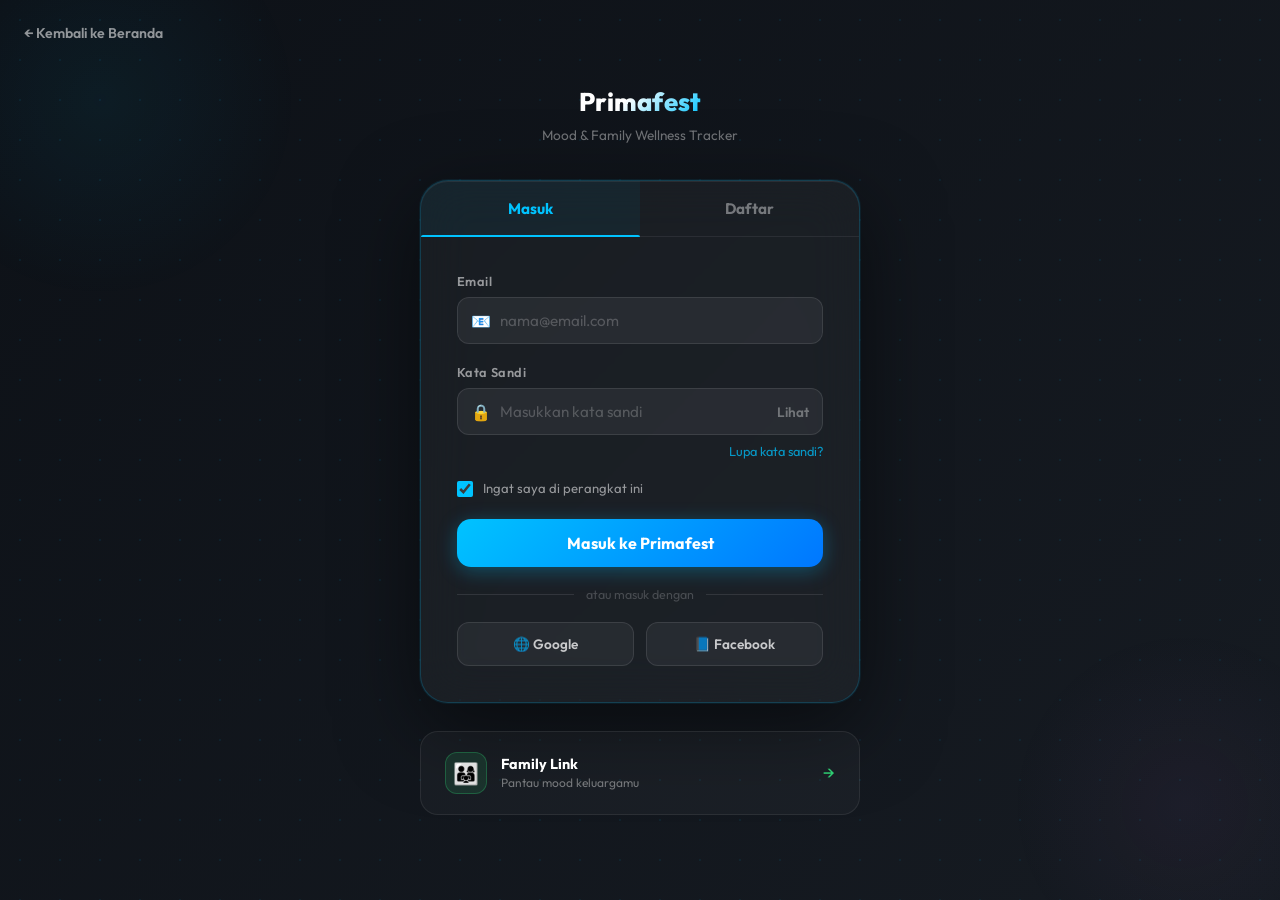
<file: Ruang_Teduh/login.html>
<!DOCTYPE html>
<html lang="id">

<head>
    <meta charset="UTF-8">
    <meta name="viewport" content="width=device-width, initial-scale=1.0">
    <title>Primafest – Masuk / Daftar</title>
    <link rel="preconnect" href="https://fonts.googleapis.com">
    <link rel="preconnect" href="https://fonts.gstatic.com" crossorigin>
    <link
        href="https://fonts.googleapis.com/css2?family=Outfit:wght@300;400;500;600;700;800&display=swap"
        rel="stylesheet">
    <style>
        *,
        *::before,
        *::after {
            margin: 0;
            padding: 0;
            box-sizing: border-box;
        }

        :root {
            --cyan: #00c3ff;
            --cyan-dark: #0077ff;
            --green: #2ecc71;
            --purple: #9b59b6;
            --bg: #0d1117;
            --bg2: #161b22;
        }

        body {
            min-height: 100vh;
            background: linear-gradient(135deg, #0d1117, #161b22);
            font-family: 'Outfit', sans-serif;
            color: #fff;
            display: flex;
            flex-direction: column;
            align-items: center;
            justify-content: center;
            padding: 40px 20px;
        }

        body::before {
            content: '';
            position: fixed;
            inset: 0;
            background-image: radial-gradient(circle, rgba(0, 195, 255, 0.07) 1px, transparent 1px);
            background-size: 40px 40px;
            pointer-events: none;
            z-index: 0;
        }

        /* Decorative blobs */
        .blob {
            position: fixed;
            border-radius: 50%;
            pointer-events: none;
            z-index: 0;
            animation: float 6s ease-in-out infinite;
        }

        .blob-1 {
            width: 400px;
            height: 400px;
            background: radial-gradient(circle, rgba(0,195,255,0.06), transparent 70%);
            top: -100px;
            left: -100px;
        }

        .blob-2 {
            width: 350px;
            height: 350px;
            background: radial-gradient(circle, rgba(155,89,182,0.06), transparent 70%);
            bottom: -80px;
            right: -80px;
            animation-delay: 2s;
        }

        @keyframes float {
            0%, 100% { transform: translateY(0); }
            50% { transform: translateY(-20px); }
        }

        /* ── BACK LINK ── */
        .back-link {
            position: fixed;
            top: 24px;
            left: 24px;
            z-index: 10;
            display: flex;
            align-items: center;
            gap: 8px;
            color: rgba(255,255,255,0.55);
            text-decoration: none;
            font-size: 0.88rem;
            font-weight: 600;
            transition: color 0.2s ease;
        }

        .back-link:hover { color: var(--cyan); }

        /* ── LOGO ── */
        .logo {
            position: relative;
            z-index: 1;
            font-size: 1.6rem;
            font-weight: 800;
            background: linear-gradient(135deg, #ffffff 40%, var(--cyan));
            -webkit-background-clip: text;
            -webkit-text-fill-color: transparent;
            background-clip: text;
            margin-bottom: 8px;
            text-align: center;
        }

        .logo-sub {
            position: relative;
            z-index: 1;
            font-size: 0.85rem;
            color: rgba(255,255,255,0.4);
            text-align: center;
            margin-bottom: 36px;
        }

        /* ── AUTH CARD ── */
        .auth-card {
            position: relative;
            z-index: 1;
            width: 100%;
            max-width: 440px;
            background: rgba(255, 255, 255, 0.04);
            border: 1px solid rgba(0, 195, 255, 0.2);
            border-radius: 28px;
            backdrop-filter: blur(24px);
            -webkit-backdrop-filter: blur(24px);
            box-shadow:
                0 0 0 1px rgba(0,195,255,0.08),
                0 24px 80px rgba(0,0,0,0.5),
                inset 0 1px 0 rgba(255,255,255,0.07);
            overflow: hidden;
        }

        /* ── TABS ── */
        .tab-bar {
            display: grid;
            grid-template-columns: 1fr 1fr;
            border-bottom: 1px solid rgba(255,255,255,0.07);
        }

        .tab-btn {
            padding: 18px;
            background: transparent;
            border: none;
            color: rgba(255,255,255,0.4);
            font-family: 'Outfit', sans-serif;
            font-size: 0.95rem;
            font-weight: 700;
            cursor: pointer;
            transition: all 0.25s ease;
            position: relative;
        }

        .tab-btn.active {
            color: var(--cyan);
            background: rgba(0,195,255,0.05);
        }

        .tab-btn.active::after {
            content: '';
            position: absolute;
            bottom: -1px;
            left: 0;
            right: 0;
            height: 2px;
            background: var(--cyan);
            border-radius: 2px 2px 0 0;
        }

        /* ── FORM PANELS ── */
        .form-panel {
            padding: 36px;
            display: none;
            flex-direction: column;
            gap: 20px;
        }

        .form-panel.active {
            display: flex;
        }

        .form-label {
            display: block;
            font-size: 0.8rem;
            font-weight: 600;
            color: rgba(255,255,255,0.55);
            letter-spacing: 0.4px;
            margin-bottom: 8px;
        }

        .form-input {
            width: 100%;
            background: rgba(255,255,255,0.06);
            border: 1px solid rgba(255,255,255,0.1);
            border-radius: 12px;
            color: #fff;
            font-family: 'Outfit', sans-serif;
            font-size: 0.95rem;
            padding: 13px 16px;
            outline: none;
            transition: border-color 0.25s ease, background 0.25s ease, box-shadow 0.25s ease;
        }

        .form-input:focus {
            border-color: var(--cyan);
            background: rgba(0,195,255,0.06);
            box-shadow: 0 0 0 3px rgba(0,195,255,0.12);
        }

        .form-input::placeholder {
            color: rgba(255,255,255,0.22);
        }

        /* Input with icon */
        .input-wrap {
            position: relative;
        }

        .input-icon {
            position: absolute;
            left: 14px;
            top: 50%;
            transform: translateY(-50%);
            font-size: 1rem;
            pointer-events: none;
        }

        .input-wrap .form-input {
            padding-left: 42px;
        }

        /* Toggle password */
        .toggle-pwd {
            position: absolute;
            right: 14px;
            top: 50%;
            transform: translateY(-50%);
            background: none;
            border: none;
            color: rgba(255,255,255,0.35);
            cursor: pointer;
            font-size: 0.85rem;
            font-family: 'Outfit', sans-serif;
            font-weight: 600;
            transition: color 0.2s ease;
            padding: 0;
        }

        .toggle-pwd:hover { color: var(--cyan); }

        /* Role selector */
        .role-select-row {
            display: grid;
            grid-template-columns: 1fr 1fr;
            gap: 12px;
        }

        .role-btn {
            display: flex;
            flex-direction: column;
            align-items: center;
            gap: 8px;
            padding: 16px;
            background: rgba(255,255,255,0.04);
            border: 1.5px solid rgba(255,255,255,0.1);
            border-radius: 14px;
            color: rgba(255,255,255,0.6);
            cursor: pointer;
            transition: all 0.25s ease;
            font-family: 'Outfit', sans-serif;
        }

        .role-btn:hover {
            border-color: rgba(0,195,255,0.35);
            background: rgba(0,195,255,0.05);
        }

        .role-btn.selected {
            border-color: var(--cyan);
            background: rgba(0,195,255,0.1);
            color: var(--cyan);
            box-shadow: 0 0 16px rgba(0,195,255,0.15);
        }

        .role-emoji { font-size: 1.8rem; }
        .role-label { font-size: 0.82rem; font-weight: 700; }
        .role-hint { font-size: 0.7rem; opacity: 0.7; text-align: center; }

        /* Checkbox */
        .checkbox-row {
            display: flex;
            align-items: flex-start;
            gap: 10px;
            font-size: 0.82rem;
            color: rgba(255,255,255,0.55);
            line-height: 1.5;
        }

        .checkbox-row input[type="checkbox"] {
            width: 16px;
            height: 16px;
            flex-shrink: 0;
            accent-color: var(--cyan);
            margin-top: 2px;
            cursor: pointer;
        }

        .checkbox-row a {
            color: var(--cyan);
            text-decoration: none;
        }

        /* Submit button */
        .submit-btn {
            width: 100%;
            padding: 14px;
            background: linear-gradient(135deg, var(--cyan), var(--cyan-dark));
            border: none;
            border-radius: 14px;
            color: #fff;
            font-family: 'Outfit', sans-serif;
            font-size: 1rem;
            font-weight: 700;
            cursor: pointer;
            transition: all 0.25s ease;
            box-shadow: 0 4px 20px rgba(0,195,255,0.3);
            position: relative;
            overflow: hidden;
        }

        .submit-btn:hover {
            transform: translateY(-2px);
            box-shadow: 0 8px 28px rgba(0,195,255,0.45);
        }

        .submit-btn:active {
            transform: translateY(0);
        }

        .submit-btn .btn-loader {
            display: none;
            width: 18px;
            height: 18px;
            border: 2.5px solid rgba(255,255,255,0.4);
            border-top-color: #fff;
            border-radius: 50%;
            animation: spin 0.7s linear infinite;
            margin: 0 auto;
        }

        @keyframes spin { to { transform: rotate(360deg); } }

        /* Divider */
        .divider {
            display: flex;
            align-items: center;
            gap: 12px;
            color: rgba(255,255,255,0.2);
            font-size: 0.78rem;
        }

        .divider::before,
        .divider::after {
            content: '';
            flex: 1;
            height: 1px;
            background: rgba(255,255,255,0.1);
        }

        /* Social logins */
        .social-row {
            display: grid;
            grid-template-columns: 1fr 1fr;
            gap: 12px;
        }

        .social-btn {
            display: flex;
            align-items: center;
            justify-content: center;
            gap: 8px;
            padding: 12px;
            background: rgba(255,255,255,0.05);
            border: 1px solid rgba(255,255,255,0.1);
            border-radius: 12px;
            color: rgba(255,255,255,0.75);
            font-family: 'Outfit', sans-serif;
            font-size: 0.85rem;
            font-weight: 600;
            cursor: pointer;
            transition: all 0.2s ease;
            text-decoration: none;
        }

        .social-btn:hover {
            border-color: rgba(255,255,255,0.25);
            background: rgba(255,255,255,0.08);
            color: #fff;
        }

        /* Forgot password link */
        .forgot-link {
            text-align: right;
            font-size: 0.8rem;
        }

        .forgot-link a {
            color: rgba(0,195,255,0.75);
            text-decoration: none;
            transition: color 0.2s ease;
        }

        .forgot-link a:hover { color: var(--cyan); }

        /* Alert */
        .alert {
            padding: 12px 16px;
            border-radius: 10px;
            font-size: 0.85rem;
            font-weight: 600;
            display: none;
        }

        .alert-error {
            background: rgba(231,76,60,0.12);
            border: 1px solid rgba(231,76,60,0.3);
            color: #e74c3c;
        }

        .alert-success {
            background: rgba(46,204,113,0.12);
            border: 1px solid rgba(46,204,113,0.3);
            color: var(--green);
        }

        /* ── FAMILY LINK QUICK ACCESS ── */
        .quick-access {
            position: relative;
            z-index: 1;
            margin-top: 28px;
            padding: 20px 24px;
            background: rgba(255,255,255,0.03);
            border: 1px solid rgba(255,255,255,0.08);
            border-radius: 18px;
            width: 100%;
            max-width: 440px;
            display: flex;
            align-items: center;
            justify-content: space-between;
            gap: 16px;
            text-decoration: none;
            transition: all 0.25s ease;
        }

        .quick-access:hover {
            border-color: rgba(46,204,113,0.35);
            background: rgba(46,204,113,0.04);
        }

        .qa-left {
            display: flex;
            align-items: center;
            gap: 14px;
        }

        .qa-icon {
            width: 42px;
            height: 42px;
            background: rgba(46,204,113,0.12);
            border: 1px solid rgba(46,204,113,0.3);
            border-radius: 12px;
            display: flex;
            align-items: center;
            justify-content: center;
            font-size: 1.3rem;
        }

        .qa-title {
            font-size: 0.9rem;
            font-weight: 700;
            color: #fff;
        }

        .qa-sub {
            font-size: 0.75rem;
            color: rgba(255,255,255,0.4);
            margin-top: 2px;
        }

        .qa-arrow {
            color: var(--green);
            font-size: 1.1rem;
        }

        /* ── SUCCESS STATE ── */
        .success-overlay {
            display: none;
            flex-direction: column;
            align-items: center;
            justify-content: center;
            padding: 60px 36px;
            text-align: center;
            gap: 16px;
        }

        .success-icon {
            width: 72px;
            height: 72px;
            border-radius: 50%;
            background: rgba(46,204,113,0.15);
            border: 1.5px solid rgba(46,204,113,0.4);
            display: flex;
            align-items: center;
            justify-content: center;
            font-size: 2rem;
        }

        .success-title {
            font-size: 1.3rem;
            font-weight: 800;
        }

        .success-sub {
            font-size: 0.9rem;
            color: rgba(255,255,255,0.55);
            line-height: 1.6;
        }

        /* ── RESPONSIVE ── */
        @media (max-width: 480px) {
            .form-panel { padding: 24px; }
            .role-select-row { grid-template-columns: 1fr 1fr; }
        }
    </style>
</head>

<body>

    <div class="blob blob-1"></div>
    <div class="blob blob-2"></div>

    <a href="landing.html" class="back-link">
        ← Kembali ke Beranda
    </a>

    <div class="logo">Primafest</div>
    <div class="logo-sub">Mood & Family Wellness Tracker</div>

    <div class="auth-card" id="auth-card">

        <!-- TABS -->
        <div class="tab-bar">
            <button class="tab-btn active" id="tab-login" onclick="switchTab('login')">Masuk</button>
            <button class="tab-btn" id="tab-register" onclick="switchTab('register')">Daftar</button>
        </div>

        <!-- ── LOGIN PANEL ── -->
        <div class="form-panel active" id="panel-login">
            <div class="alert alert-error" id="login-error"></div>

            <div>
                <label class="form-label">Email</label>
                <div class="input-wrap">
                    <span class="input-icon">📧</span>
                    <input class="form-input" type="email" id="login-email" placeholder="nama@email.com" autocomplete="email">
                </div>
            </div>

            <div>
                <label class="form-label">Kata Sandi</label>
                <div class="input-wrap">
                    <span class="input-icon">🔒</span>
                    <input class="form-input" type="password" id="login-pwd" placeholder="Masukkan kata sandi" autocomplete="current-password">
                    <button class="toggle-pwd" type="button" onclick="togglePwd('login-pwd', this)">Lihat</button>
                </div>
                <div class="forgot-link" style="margin-top:8px;">
                    <a href="#">Lupa kata sandi?</a>
                </div>
            </div>

            <div class="checkbox-row">
                <input type="checkbox" id="remember-me" checked>
                <label for="remember-me">Ingat saya di perangkat ini</label>
            </div>

            <button class="submit-btn" id="login-btn" onclick="handleLogin()">
                <span class="btn-text">Masuk ke Primafest</span>
                <div class="btn-loader" id="login-loader"></div>
            </button>

            <div class="divider">atau masuk dengan</div>

            <div class="social-row">
                <a href="#" class="social-btn">🌐 Google</a>
                <a href="#" class="social-btn">📘 Facebook</a>
            </div>
        </div>

        <!-- ── REGISTER PANEL ── -->
        <div class="form-panel" id="panel-register">
            <div class="alert alert-error" id="register-error"></div>
            <div class="alert alert-success" id="register-success"></div>

            <!-- ROLE SELECTOR -->
            <div>
                <label class="form-label">Kamu mendaftar sebagai:</label>
                <div class="role-select-row">
                    <button class="role-btn selected" id="role-child" onclick="selectRole('child')">
                        <span class="role-emoji">🧒</span>
                        <span class="role-label">Pengguna / Anak</span>
                        <span class="role-hint">Lacak moodmu sendiri</span>
                    </button>
                    <button class="role-btn" id="role-parent" onclick="selectRole('parent')">
                        <span class="role-emoji">👨‍👩‍👧</span>
                        <span class="role-label">Orang Tua</span>
                        <span class="role-hint">Pantau mood keluarga</span>
                    </button>
                </div>
            </div>

            <div>
                <label class="form-label">Nama Lengkap</label>
                <div class="input-wrap">
                    <span class="input-icon">👤</span>
                    <input class="form-input" type="text" id="reg-name" placeholder="Nama lengkap kamu" autocomplete="name">
                </div>
            </div>

            <div>
                <label class="form-label">Email</label>
                <div class="input-wrap">
                    <span class="input-icon">📧</span>
                    <input class="form-input" type="email" id="reg-email" placeholder="nama@email.com" autocomplete="email">
                </div>
            </div>

            <div>
                <label class="form-label">Kata Sandi</label>
                <div class="input-wrap">
                    <span class="input-icon">🔒</span>
                    <input class="form-input" type="password" id="reg-pwd" placeholder="Min. 8 karakter" autocomplete="new-password" oninput="checkStrength(this.value)">
                    <button class="toggle-pwd" type="button" onclick="togglePwd('reg-pwd', this)">Lihat</button>
                </div>
                <!-- Password strength bar -->
                <div style="margin-top:8px; height:4px; border-radius:4px; background:rgba(255,255,255,0.08); overflow:hidden;">
                    <div id="pwd-strength-bar" style="height:100%; width:0%; border-radius:4px; transition:all 0.3s ease;"></div>
                </div>
                <div id="pwd-strength-label" style="font-size:0.72rem; color:rgba(255,255,255,0.35); margin-top:4px;"></div>
            </div>

            <div class="checkbox-row">
                <input type="checkbox" id="consent-data" required>
                <label for="consent-data">Saya menyetujui <a href="#">Syarat Penggunaan</a> dan memberikan izin penyimpanan data mood saya sesuai <a href="#">Kebijakan Privasi</a> Primafest.</label>
            </div>

            <button class="submit-btn" id="register-btn" onclick="handleRegister()" style="background: linear-gradient(135deg, #00c3ff, #7c3aed);">
                <span class="btn-text">Buat Akun Gratis</span>
                <div class="btn-loader" id="register-loader"></div>
            </button>
        </div>

        <!-- SUCCESS STATE -->
        <div class="success-overlay" id="success-overlay">
            <div class="success-icon">✅</div>
            <div class="success-title" id="success-title">Berhasil Masuk!</div>
            <p class="success-sub" id="success-msg">Mengarahkan kamu ke dashboard...</p>
        </div>

    </div>

    <!-- FAMILY LINK QUICK ACCESS -->
    <a href="family-link.html" class="quick-access">
        <div class="qa-left">
            <div class="qa-icon">👨‍👩‍👧</div>
            <div>
                <div class="qa-title">Family Link</div>
                <div class="qa-sub">Pantau mood keluargamu</div>
            </div>
        </div>
        <div class="qa-arrow">→</div>
    </a>

    <script>
        // ── TAB SWITCHING ──
        function switchTab(tab) {
            ['login', 'register'].forEach(t => {
                document.getElementById(`tab-${t}`).classList.toggle('active', t === tab);
                document.getElementById(`panel-${t}`).classList.toggle('active', t === tab);
            });
            document.getElementById('success-overlay').style.display = 'none';
        }

        // Check for hash on load
        if (window.location.hash === '#register') {
            switchTab('register');
        }

        // ── ROLE SELECTION ──
        let selectedRole = 'child';
        function selectRole(role) {
            selectedRole = role;
            ['child', 'parent'].forEach(r => {
                document.getElementById(`role-${r}`).classList.toggle('selected', r === role);
            });
        }

        // ── TOGGLE PASSWORD VISIBILITY ──
        function togglePwd(inputId, btn) {
            const input = document.getElementById(inputId);
            const isText = input.type === 'text';
            input.type = isText ? 'password' : 'text';
            btn.textContent = isText ? 'Lihat' : 'Sembunyikan';
        }

        // ── PASSWORD STRENGTH ──
        function checkStrength(val) {
            const bar = document.getElementById('pwd-strength-bar');
            const lbl = document.getElementById('pwd-strength-label');
            let score = 0;
            if (val.length >= 8) score++;
            if (/[A-Z]/.test(val)) score++;
            if (/[0-9]/.test(val)) score++;
            if (/[^A-Za-z0-9]/.test(val)) score++;
            const colors = ['#e74c3c', '#e67e22', '#f1c40f', '#2ecc71'];
            const labels = ['Lemah', 'Cukup', 'Baik', 'Kuat'];
            const pct = val.length === 0 ? 0 : (score / 4) * 100;
            bar.style.width = pct + '%';
            bar.style.background = val.length === 0 ? 'transparent' : colors[score - 1] || colors[0];
            lbl.textContent = val.length === 0 ? '' : `Kekuatan: ${labels[score - 1] || labels[0]}`;
        }

        // ── LOGIN HANDLER ──
        function handleLogin() {
            const email = document.getElementById('login-email').value.trim();
            const pwd = document.getElementById('login-pwd').value;
            const errEl = document.getElementById('login-error');
            const loader = document.getElementById('login-loader');
            const btnText = document.querySelector('#panel-login .btn-text');

            errEl.style.display = 'none';

            if (!email || !pwd) {
                showAlert(errEl, '⚠️ Harap isi semua kolom terlebih dahulu.');
                return;
            }

            if (!/^[^\s@]+@[^\s@]+\.[^\s@]+$/.test(email)) {
                showAlert(errEl, '⚠️ Format email tidak valid.');
                return;
            }

            // Simulate loading
            btnText.style.display = 'none';
            loader.style.display = 'block';

            setTimeout(() => {
                btnText.style.display = 'block';
                loader.style.display = 'none';

                // Check stored users
                const users = JSON.parse(localStorage.getItem('primafest-users') || '[]');
                const user = users.find(u => u.email === email && u.password === pwd);

                if (user || (email === 'demo@primafest.com' && pwd === 'demo123')) {
                    const u = user || { name: 'Demo User', role: 'child', email };
                    localStorage.setItem('primafest-current-user', JSON.stringify(u));
                    showSuccess('Berhasil Masuk! 🎉', `Selamat datang kembali, ${u.name}! Mengarahkan ke dashboard...`);
                    setTimeout(() => { window.location.href = 'index.html'; }, 1800);
                } else {
                    showAlert(errEl, '❌ Email atau kata sandi salah. Gunakan demo@primafest.com / demo123 untuk mencoba.');
                }
            }, 1200);
        }

        // ── REGISTER HANDLER ──
        function handleRegister() {
            const name = document.getElementById('reg-name').value.trim();
            const email = document.getElementById('reg-email').value.trim();
            const pwd = document.getElementById('reg-pwd').value;
            const consent = document.getElementById('consent-data').checked;
            const errEl = document.getElementById('register-error');
            const sucEl = document.getElementById('register-success');
            const loader = document.getElementById('register-loader');
            const btnText = document.querySelector('#panel-register .btn-text');

            errEl.style.display = 'none';
            sucEl.style.display = 'none';

            if (!name || !email || !pwd) {
                showAlert(errEl, '⚠️ Harap isi semua kolom terlebih dahulu.');
                return;
            }

            if (!/^[^\s@]+@[^\s@]+\.[^\s@]+$/.test(email)) {
                showAlert(errEl, '⚠️ Format email tidak valid.');
                return;
            }

            if (pwd.length < 8) {
                showAlert(errEl, '⚠️ Kata sandi minimal 8 karakter.');
                return;
            }

            if (!consent) {
                showAlert(errEl, '⚠️ Kamu harus menyetujui syarat penggunaan dan kebijakan privasi.');
                return;
            }

            // Simulate loading
            btnText.style.display = 'none';
            loader.style.display = 'block';

            setTimeout(() => {
                btnText.style.display = 'block';
                loader.style.display = 'none';

                const users = JSON.parse(localStorage.getItem('primafest-users') || '[]');

                if (users.find(u => u.email === email)) {
                    showAlert(errEl, '❌ Email ini sudah terdaftar. Coba masuk atau gunakan email lain.');
                    return;
                }

                const newUser = { name, email, password: pwd, role: selectedRole, createdAt: new Date().toISOString() };
                users.push(newUser);
                localStorage.setItem('primafest-users', JSON.stringify(users));
                localStorage.setItem('primafest-current-user', JSON.stringify(newUser));

                showSuccess(`Selamat Datang, ${name}! 🎉`, 'Akun berhasil dibuat. Mengarahkan ke dashboard...');
                setTimeout(() => { window.location.href = 'index.html'; }, 2000);
            }, 1400);
        }

        // ── HELPERS ──
        function showAlert(el, msg) {
            el.textContent = msg;
            el.style.display = 'block';
            el.scrollIntoView({ behavior: 'smooth', block: 'nearest' });
        }

        function showSuccess(title, msg) {
            document.getElementById('panel-login').classList.remove('active');
            document.getElementById('panel-register').classList.remove('active');
            const overlay = document.getElementById('success-overlay');
            overlay.style.display = 'flex';
            document.getElementById('success-title').textContent = title;
            document.getElementById('success-msg').textContent = msg;
        }

        // Enter key to submit
        document.addEventListener('keydown', e => {
            if (e.key !== 'Enter') return;
            if (document.getElementById('tab-login').classList.contains('active')) handleLogin();
            else handleRegister();
        });
    </script>
</body>

</html>
</file>
